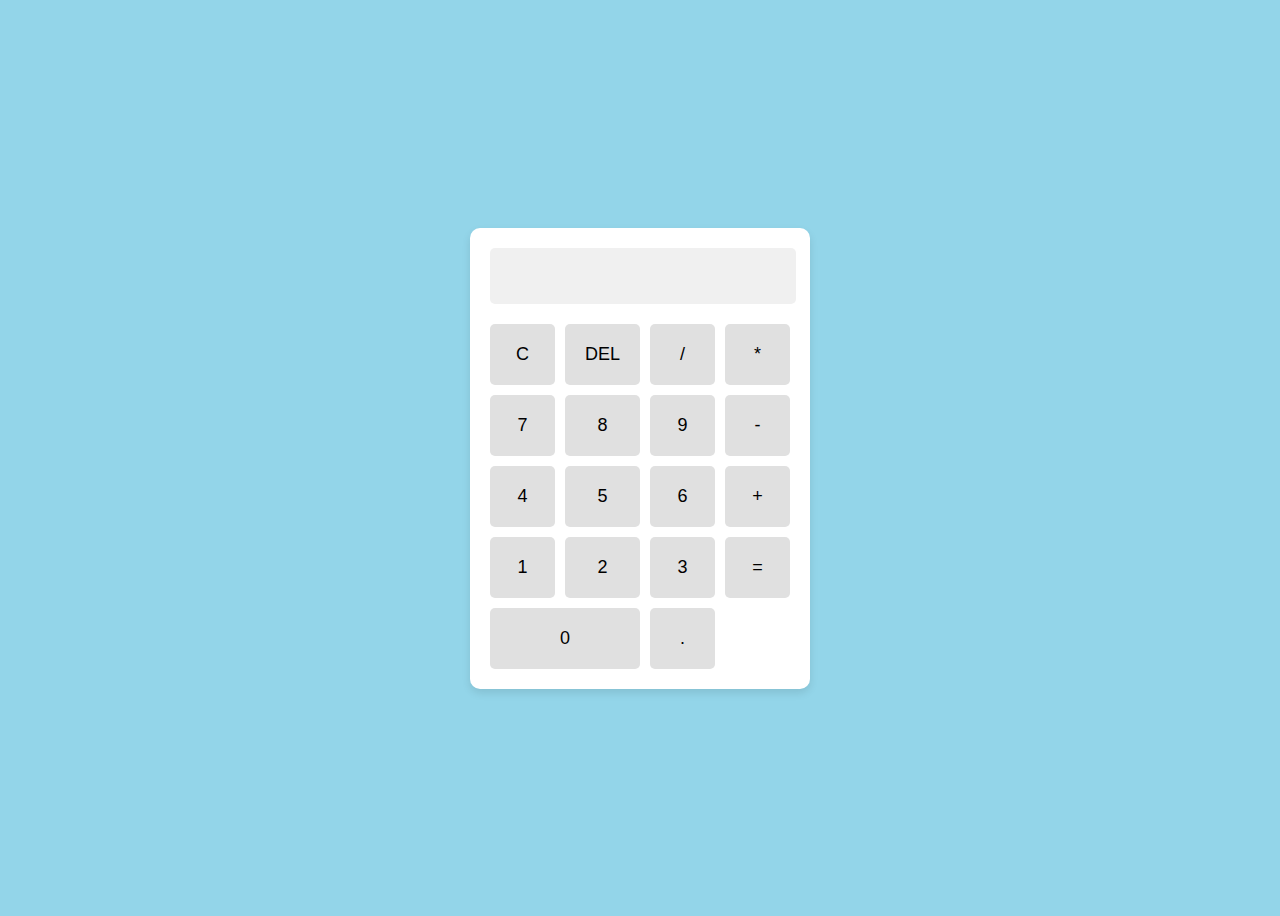
<file: Calculator/index.html>
<!DOCTYPE html>
<html lang="en">
<head>
    <meta charset="UTF-8">
    <meta name="viewport" content="width=device-width, initial-scale=1.0">
    <link rel="stylesheet" href="styles.css">
    <script src="script.js"></script>
    <title>Calculator</title>
  </head>
<body>
    <div class="center">
        <form>
            <input type="text" id="display" disabled>
            <div class="buttons">
                <button type="button" onclick="clearDisplay()">C</button>
                <button type="button" onclick="deleteLast()">DEL</button>
                <button type="button" onclick="appendToDisplay('/')">/</button>
                <button type="button" onclick="appendToDisplay('*')">*</button>
                <button type="button" onclick="appendToDisplay('7')">7</button>
                <button type="button" onclick="appendToDisplay('8')">8</button>
                <button type="button" onclick="appendToDisplay('9')">9</button>
                <button type="button" onclick="appendToDisplay('-')">-</button>
                <button type="button" onclick="appendToDisplay('4')">4</button>
                <button type="button" onclick="appendToDisplay('5')">5</button>
                <button type="button" onclick="appendToDisplay('6')">6</button>
                <button type="button" onclick="appendToDisplay('+')">+</button>
                <button type="button" onclick="appendToDisplay('1')">1</button>
                <button type="button" onclick="appendToDisplay('2')">2</button>
                <button type="button" onclick="appendToDisplay('3')">3</button>
                <button type="button" onclick="calculate()">=</button>
                <button type="button" onclick="appendToDisplay('0')" class="zero">0</button>
                <button type="button" onclick="appendToDisplay('.')">.</button>
            </div>
        </form>
    </div>
</body>
</html>
</file>
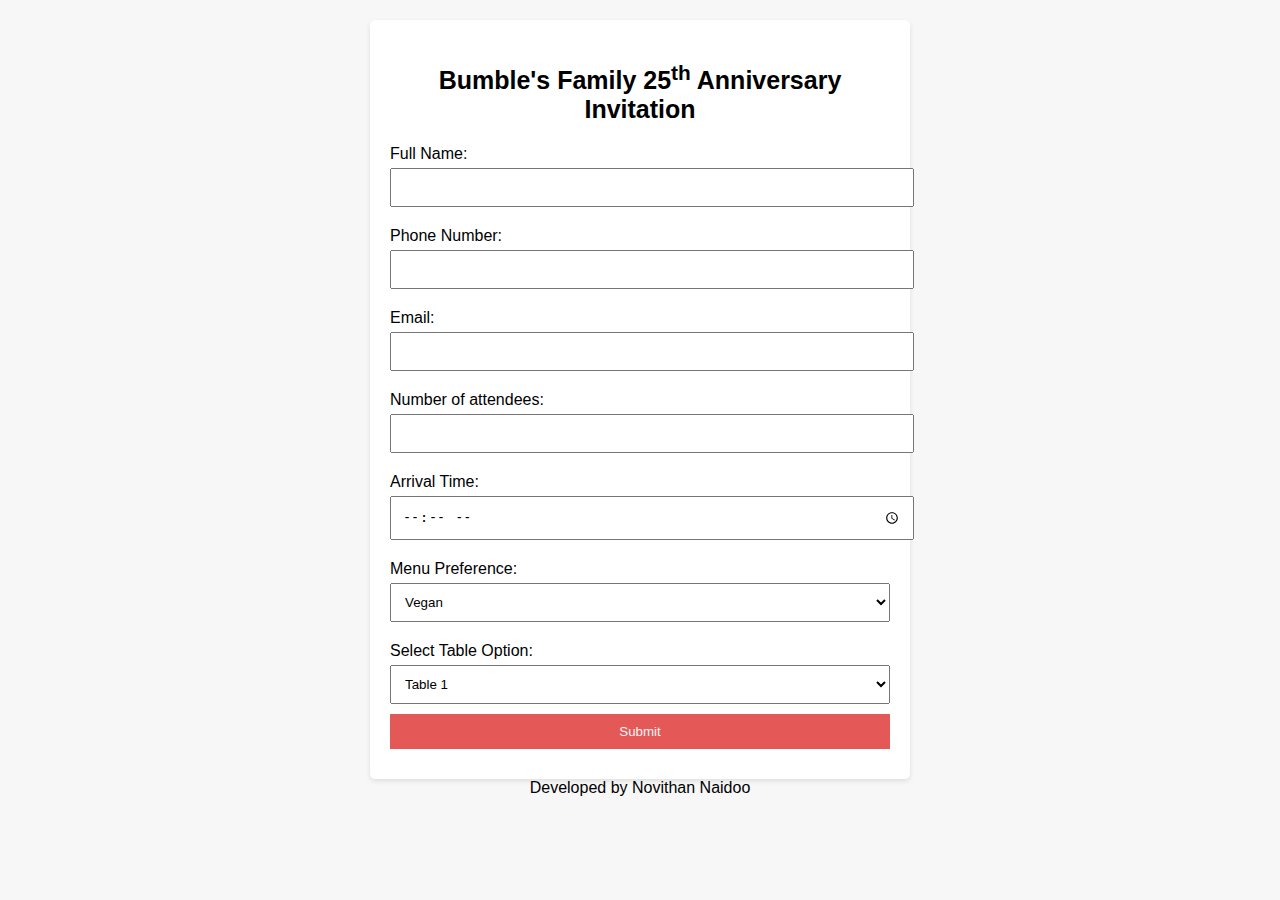
<file: FormValidation/index.html>
<!DOCTYPE html>
<html lang="en">
<head>
    <meta charset="UTF-8">
    <meta name="viewport" content="width=device-width, initial-scale=1.0">
    <title>Sign up</title>
    <style>
        body {
            font-family: Arial, Helvetica, sans-serif;
            margin: 0;
            padding: 20px;
            background-color: #f7f7f7;
        }
        h2 {
            font-size: 25px;
            text-align: center;
            color: #000000;
        }
        form {
            max-width: 500px;
            margin: auto;
            background-color: #fff;
            padding: 20px;
            border-radius: 5px;
            box-shadow: 0 2px 5px rgba(0, 0, 0, 0.1);
        }
        label {
            display: block;
            margin: 10px 0 5px;
        }
        input, select, button {
            width: 100%;
            padding: 10px;
            margin-bottom: 10px;
        }
        button {
            background-color: rgb(228, 88, 88);
            color: whitesmoke;
            border: none;
            cursor: pointer;
        }
        form button:focus {
            outline: none;
        }
        form button:hover {
            background-color: #62be90;
        }
        form input:focus {
            outline: none;
            border-color: var(--text-color);
        }
        footer {
            text-align: center;
        }
    </style>
</head>
<body>
    <form action="" id="signUpForm">
        <h2>Bumble's Family 25<sup>th</sup> Anniversary Invitation</h2>
        <label for="fullName">Full Name:</label>
        <input type="text" id="fullName" required>

        <label for="phoneNumber">Phone Number:</label>
        <input type="text" id="phoneNumber" pattern="\d{10}" required>

        <label for="email">Email:</label>
        <input type="email" id="email" required>

        <label for="attendees">Number of attendees:</label>
        <input type="number" id="attendees" required min="4" max="15">

        <label for="time">Arrival Time:</label>
        <input type="time" id="time" required>

        <label for="menuPreference">Menu Preference:</label>
        <select id="menuPreference" required>
            <option value="vegan">Vegan</option>
            <option value="raw food">Raw Food</option>
            <option value="keto">Keto</option>
            <option value="plant based">Plant Based</option>
            <option value="lactose intolerant">Lactose Intolerant</option>
        </select>

        <label for="tableOption">Select Table Option:</label>
        <select id="tableOption" required>
            <option value="table 1">Table 1</option>
            <option value="table 2">Table 2</option>
            <option value="table 3">Table 3</option>
            <option value="table 4">Table 4</option>
        </select>

        <button type="submit">Submit</button>
    </form>
    <footer>Developed by Novithan Naidoo</footer>

    <script>
        document.getElementById('signUpForm').addEventListener('submit', function (event) {
            event.preventDefault(); // Prevent form submission
            
            // Get form data
            const fullName = document.getElementById('fullName').value;
            const phoneNumber = document.getElementById('phoneNumber').value;
            const email = document.getElementById('email').value;
            const attendees = document.getElementById('attendees').value;
            const arrivalTime = document.getElementById('time').value;
            const menuPreference = document.getElementById('menuPreference').value;
            const tableOption = document.getElementById('tableOption').value;

            // Validate phone number
            const phoneRegex = /^\d{10}$/;
            if (!phoneRegex.test(phoneNumber)) {
                alert('Please enter a valid 10-digit phone number.');
                return;
            }

            // Store data in localStorage
            localStorage.setItem('fullName', fullName);
            localStorage.setItem('phoneNumber', phoneNumber);
            localStorage.setItem('email', email);
            localStorage.setItem('attendees', attendees);
            localStorage.setItem('arrivalTime', arrivalTime);
            localStorage.setItem('menuPreference', menuPreference);
            localStorage.setItem('tableOption', tableOption);

            // Redirect to the details page
            window.location.href = 'details.html';
        });
    </script>
</body>
</html>
</file>
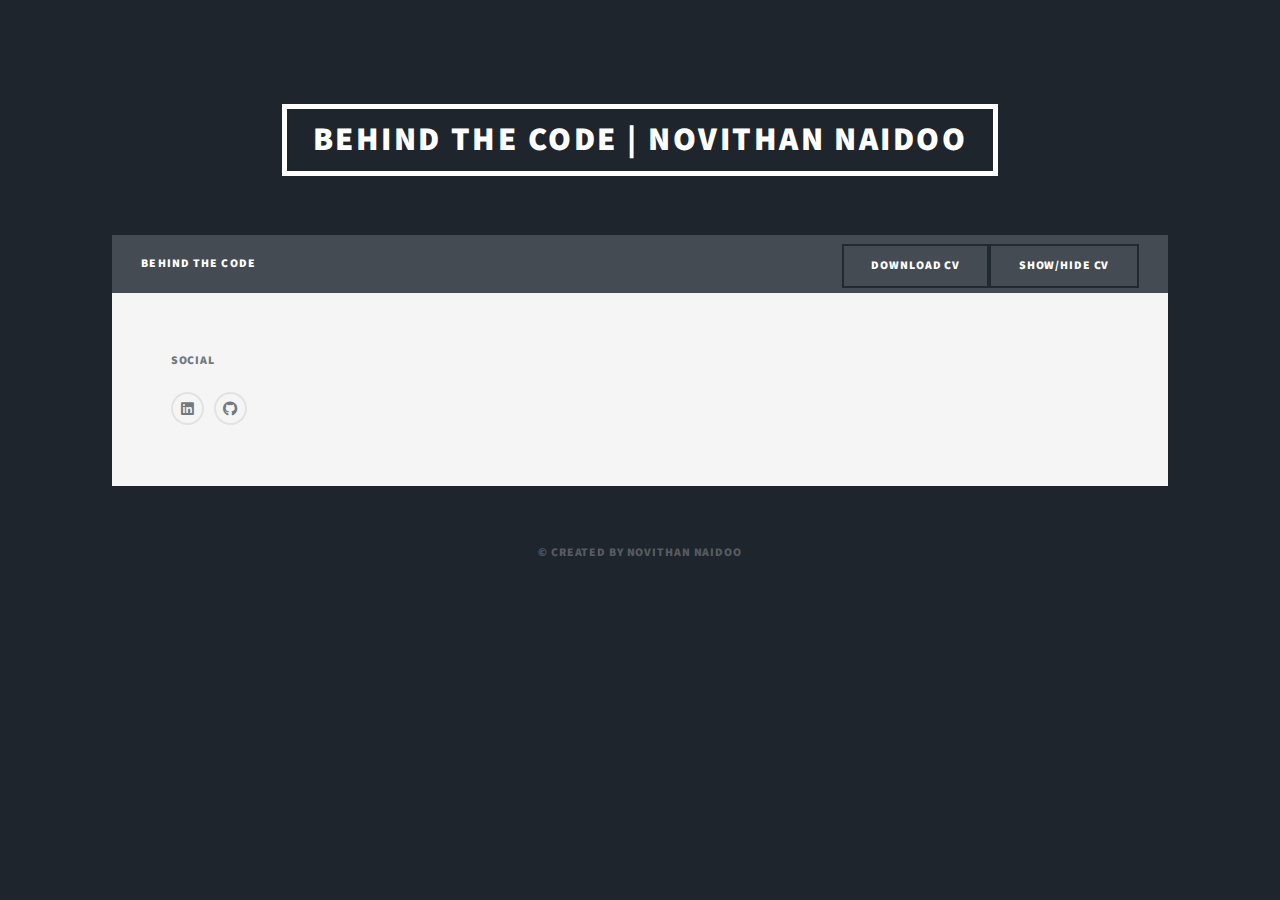
<file: Resume.html>
<!DOCTYPE HTML>
<html>
<head>
    <title>Behind the Code | Novithan Naidoo</title>
    <meta charset="utf-8" />
    <meta name="viewport" content="width=device-width, initial-scale=1, user-scalable=no" />
    <link rel="stylesheet" href="assets/css/main.css" />
    <noscript><link rel="stylesheet" href="assets/css/noscript.css" /></noscript>
</head>
<body class="is-preload">

    <!-- Wrapper -->
    <div id="wrapper">

        <!-- Header -->
        <header id="header">
            <a href="index.html" class="logo">Behind the Code | Novithan Naidoo</a>
        </header>

        <!-- Nav -->
        <nav id="nav">
            <ul class="links">
                <li><a href="index.html">Behind the Code</a></li>
            </ul>
            <ul class="icons">
                <a href="images/Novithan_Naidoo.pdf" download="Novithan_Naidoo.pdf" class="button" style="color: white !important;">Download CV</a>
            </ul>
            <ul class="icons">
                <!-- Button to show/hide CV -->
                <li><button onclick="toggleCV()" class="button" style="color: white !important;">Show/Hide CV</button></li>
            </ul>
        </nav>

        <!-- Main Content (Resume Section) -->
        <div id="cv-container" style="display: none; text-align: center; margin-top: 20px;">
            <img src="images/Novithan_Naidoo.jpg" alt="Novithan Naidoo CV" style="max-width: 100%; height: auto;" />
        </div>

        <!-- Footer -->
        <footer id="footer">
            <section>
                <h3>Social</h3>
                <ul class="icons alt">
                    <li><a href="https://linkedin.com/in/novithan-naidoo-04743959" class="icon brands alt fa-linkedin"><span class="label">Linkedin</span></a></li>
                    <li><a href="https://github.com/Hakosu" class="icon brands alt fa-github"><span class="label">GitHub</span></a></li>
                </ul>
            </section>
        </footer>

        <!-- Copyright -->
        <div id="copyright">
            <ul>
                <li>&copy; Created by Novithan Naidoo</li>
            </ul>
        </div>

    </div>

    <!-- Scripts -->
    <script>
        function toggleCV() {
            const cvContainer = document.getElementById('cv-container');
            if (cvContainer.style.display === 'none' || cvContainer.style.display === '') {
                cvContainer.style.display = 'block';
            } else {
                cvContainer.style.display = 'none';
            }
        }
    </script>
</body>
</html>
</file>
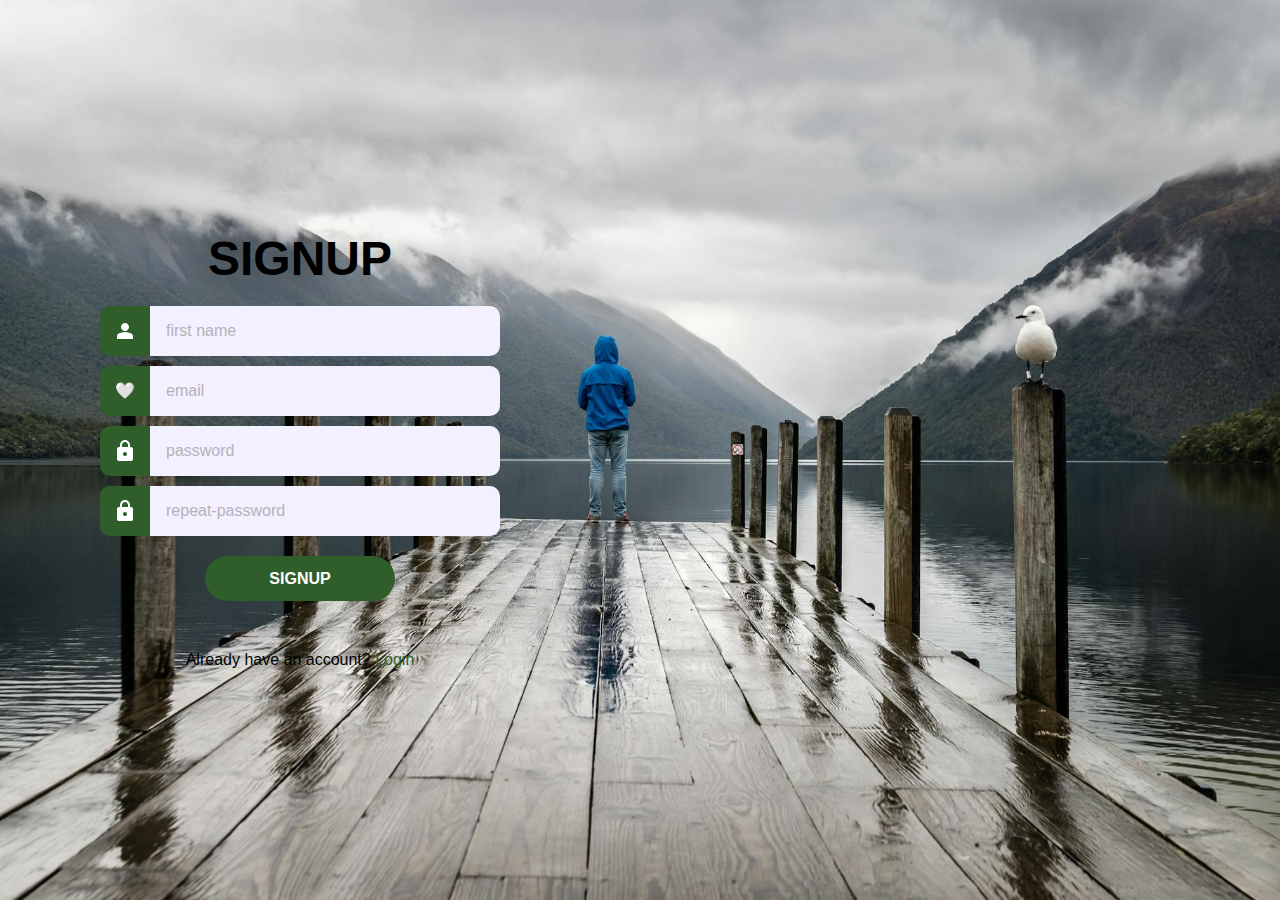
<file: Form/SignUp.html>
<!DOCTYPE html>
<html lang="en">
<head>
    <meta charset="UTF-8">
    <meta name="viewport" content="width=device-width, initial-scale=1.0">
    <title>Sign up</title>
    <!-- internal styles -->
    <style>
        :root{
            --accent-color: #2f5e2b;
            --base-color: #white;
            --text-color: #000000;
            --input-color: #F3F0FF;
        }
        *{
            margin: 0;
            padding: 0;
        }
        html{
            font-family: 'Poppins', 'Segoe UI', sans-serif;
            font-size: 12pt;
            color: var(--text-color);
            text-align: center;
        }
        body{
            min-height: 100vh;
            background-image: url(background.jpg);
            background-size: cover;
            background-position: right;
            overflow: hidden;
        }
        .wrapper{
            box-sizing: border-box;
            background-color: var(--base-color);
            height: 100vh;
            width: max(40%, 600px);
            padding: 10px;
            border-radius: 0 20px 20px 0;
            display: flex;
            flex-direction: column;
            align-items: center;
            justify-content: center;
        }
        h1{
            font-size: 3rem;
            font-weight: 900;
            text-transform: uppercase;
            text-align: center;
        }
        form{
            width: min(400px, 100%);
            margin-top: 20px;
            margin-bottom: 50px;
            display: flex;
            flex-direction: column;
            align-items: center;
            gap: 10px;
        }
        form > div{
            width: 100%;
            display: flex;
            justify-content: center;
        }
        form label{
            flex-shrink: 0;
            height: 50px;
            width: 50px;
            background-color: var(--accent-color);
            color: var(--base-color);
            border-radius: 10px 0 0 10px;
            display: flex;
            justify-content: center;
            align-items: center;
            font-size: 500;

        }
        form input{
            box-sizing: border-box;
            flex-grow: 1;
            min-width: 0;
            height: 50px;
            padding: 1em;
            font: inherit;
            border-radius: 0 10px 10px 0;
            border: 2px solid var(--input-color);
            border-left: none;
            background-color: var(--input-color);
            transition: 150s ease;
        }
        form input:hover{
            border: 2px solid var(--accent-color);
        }
        form input:focus{
            outline: none;
            border-color: var(--text-color);
        }
        div:has(input:focus) > label{
            background-color: var(--text-color);
        }
        form input::placeholder{
            opacity: 0.5;
        }
        form button{
            margin-top: 10px;
            border: none;
            border-radius: 1000px;
            padding: 0.85rem 4em;
            background-color: var(--accent-color);
            font: inherit;
            font-weight: 600;
            text-transform: uppercase;
            cursor: pointer;
            color: white;
        }
        form button:hover{
            background-color: #000000;
        }
        form button:focus{
            outline: none;
        }
        a{
            text-decoration: none;
            color: var(--accent-color);
        }
        a:hover{
            text-decoration: underline;
        }
        @media(max-width: 1100px){
            .wrapper{
                width: min(600px, 100%);
                border-radius: 0;
            }
        }
    </style>
</head>
<body>
    <!-- Sign up & Log in page -->

    <div class="wrapper">
        <h1>Signup</h1>
        <form>
            <div>
                <label for="firstname-input">
                    <svg xmlns="http://www.w3.org/2000/svg" height="24px" viewBox="0 -960 960 960" width="24px" fill="white"><path d="M480-480q-66 0-113-47t-47-113q0-66 47-113t113-47q66 0 113 47t47 113q0 66-47 113t-113 47ZM160-160v-112q0-34 17.5-62.5T224-378q62-31 126-46.5T480-440q66 0 130 15.5T736-378q29 15 46.5 43.5T800-272v112H160Z"/></svg>
                </label>
                <input required type="text" name="first name" id="firstname-input" autocomplete="given-name" placeholder="first name">
            </div>
            <div>
                <label for="email-input">
                    <span>🤍</span>
                </label>
                <input type="email" name="email" id="email-input" autocomplete="email" placeholder="email">
            </div>
            <div>
                <label for="password-input">
                    <svg xmlns="http://www.w3.org/2000/svg" height="24px" viewBox="0 -960 960 960" width="24px" fill="white"><path d="M240-80q-33 0-56.5-23.5T160-160v-400q0-33 23.5-56.5T240-640h40v-80q0-83 58.5-141.5T480-920q83 0 141.5 58.5T680-720v80h40q33 0 56.5 23.5T800-560v400q0 33-23.5 56.5T720-80H240Zm240-200q33 0 56.5-23.5T560-360q0-33-23.5-56.5T480-440q-33 0-56.5 23.5T400-360q0 33 23.5 56.5T480-280ZM360-640h240v-80q0-50-35-85t-85-35q-50 0-85 35t-35 85v80Z"/></svg>
                </label>
                <input type="password" name="password" id="password-input" autocomplete="new-password" placeholder="password">
            </div>
            <div>
                <label for="repeat-password-input">
                    <svg xmlns="http://www.w3.org/2000/svg" height="24px" viewBox="0 -960 960 960" width="24px" fill="white"><path d="M240-80q-33 0-56.5-23.5T160-160v-400q0-33 23.5-56.5T240-640h40v-80q0-83 58.5-141.5T480-920q83 0 141.5 58.5T680-720v80h40q33 0 56.5 23.5T800-560v400q0 33-23.5 56.5T720-80H240Zm240-200q33 0 56.5-23.5T560-360q0-33-23.5-56.5T480-440q-33 0-56.5 23.5T400-360q0 33 23.5 56.5T480-280ZM360-640h240v-80q0-50-35-85t-85-35q-50 0-85 35t-35 85v80Z"/></svg>
                </label>
                <input type="repeat-password" name="repeat-password" id="repeat-password-input" autocomplete="new-password" placeholder="repeat-password">
            </div>
            <button type="submit">Signup</button>
        </form>
        <p>Already have an account? <a href="login.html">Login</a></p>
    </div>
</body>
</html>
</file>
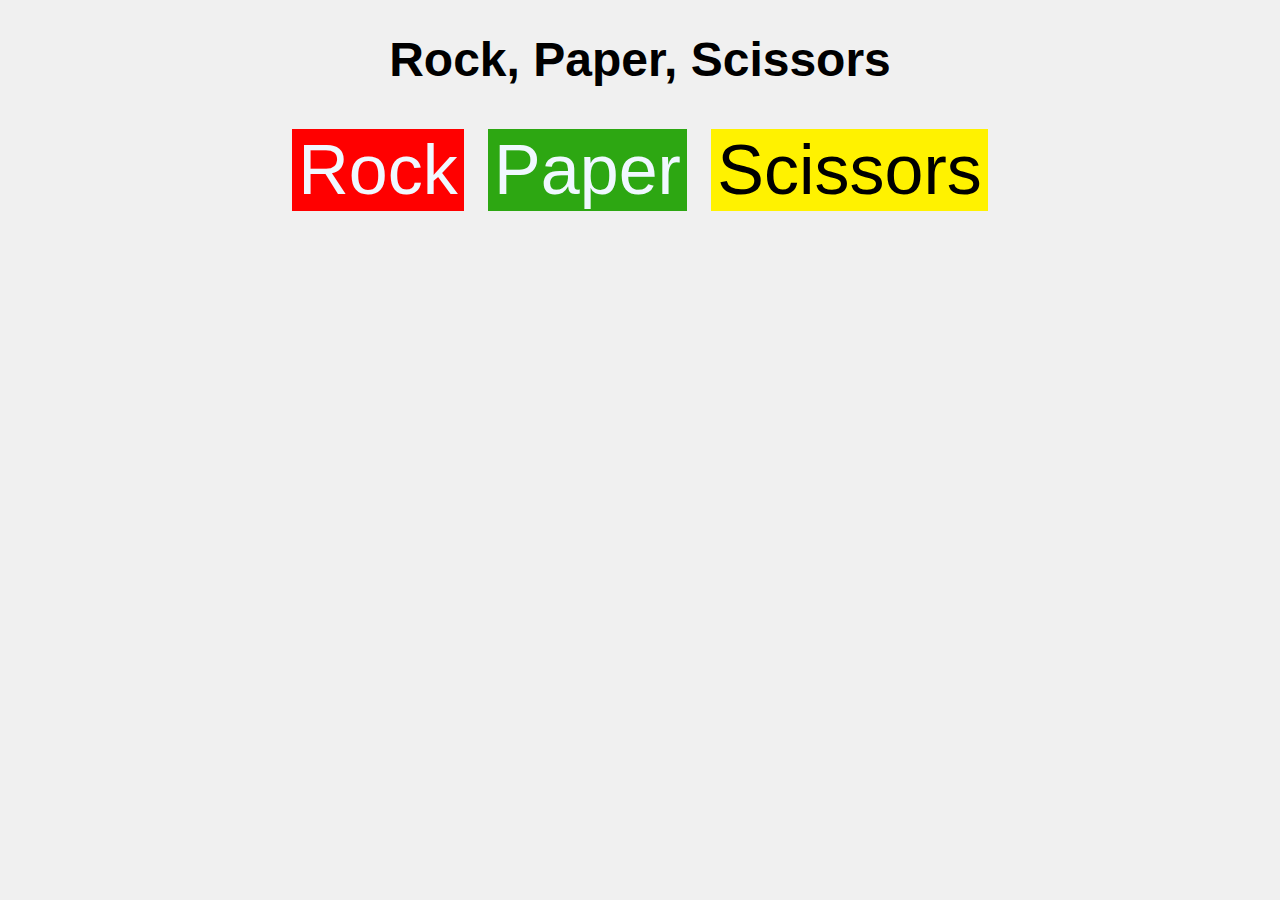
<file: RockPaperScissors/main.html>
<html lang="en">
<head>
    <meta charset="UTF-8">
    <meta name="viewport" content="width=device-width, initial-scale=1.0">
    <title>Rock_Paper_Scissors</title>
    <link rel="icon" href="/rock,paper,scissors/images/rock-paper-scissors.png">
    <style>
        body {
            font-family: arial, sans-serif;
            font-weight: bold;
            margin: 0;
            display: flex;
            flex-direction: column;
            align-items: center;
            background-color: #f0f0f0;
        }
        h1 {
            font-size: 3rem;
            color: hsl(0, 0%, 0%);
        }
        #choices {
            margin-bottom: 30px;
            padding: 10px;
        }
        #choices button {
            font-size: 70px;
            min-width: 160px;
            margin: 0 10px;
            cursor: pointer;
        }
        #result {
            font-size: 1.5rem;
            margin-top: 20px;
            color: #000;
        }
    </style>
</head>
<body>
    <h1>Rock, Paper, Scissors</h1>
    <div id="choices">
        <button onclick="playGame('rock')" style="background-color: red; color: aliceblue; border: none;">Rock</button>
        <button onclick="playGame('paper')" style="background-color: rgb(45, 167, 18); color: aliceblue; border: none">Paper</button>
        <button onclick="playGame('scissors')" style="background-color: rgb(255, 242, 0); color: rgb(0, 0, 0); border: none">Scissors</button>
    </div>   
    <div id="result"></div>
    
    <script>
        // Array of possible choices
        const choices = ["rock", "paper", "scissors"];

        function playGame(playerChoice) {
            
            const computerChoice = choices[Math.floor(Math.random() * 3)];

            const resultMessage = getResult(playerChoice, computerChoice);

            document.getElementById("result").innerHTML = resultMessage;
        }

        // Resulting on who wins the game
        function getResult(player, computer) {
            if (player === computer) {
                return `It's a tie!`;
            }

            if (
                (player === 'rock' && computer === 'scissors') ||
                (player === 'scissors' && computer === 'paper') ||
                (player === 'paper' && computer === 'rock')
            ) {
                return `You win! ${player} beats ${computer}.`;
            } else {
                return `You lose! ${computer} beats ${player}.`;
            }
        }
    </script>
</body>
</html>
</file>
<file: Calculator/styles.css>
body{
    display: flex;
    justify-content: center;
    align-items: center;
    height: 100vh;
    background-color: rgb(147, 213, 233);
    font-family: sans-serif;
}
.center{
    background-color: #ffF;
    padding: 20px;
    border-radius: 10px;
    box-shadow: 0 4px 8px rgba(0, 0, 0, 0.1);
    width: 300px;
}
#display{
    width: 100%;
    height: 50px;
    border: none;
    background-color: #f0f0f0;
    text-align: right;
    font-size: 24px;
    padding: 3px;
    border-radius: 5px;
    margin-bottom: 20px;
}
.buttons{
    display: grid;
    grid-template-columns: repeat(4, 1fr);
    gap: 10px;
}
button{
    background-color: #e0e0e0;
    border: none;
    padding: 20px;
    font-size: 18px;
    border-radius: 5px;
    cursor: pointer;
    transition: background-color 0.3s ease;
}
button:hover{
    background-color: #ccc;
    animation: glow 1.5s infinite;
}
@keyframes glow{
0%{
    box-shadow: 0 0 5px #3180db;
}
50%{
    box-shadow: 0 0 20px #4caf50;
}
100%{
    box-shadow: 0 0 5px #4caf50;
}
}
button.zero{
grid-column: span 2;
}
</file>
<file: assets/css/main.css>
@import url(fontawesome-all.min.css);
@import url("https://fonts.googleapis.com/css?family=Merriweather:300,700,300italic,700italic|Source+Sans+Pro:900");

/*
	Massively by HTML5 UP
	html5up.net | @ajlkn
	Free for personal and commercial use under the CCA 3.0 license (html5up.net/license)
*/

html, body, div, span, applet, object,
iframe, h1, h2, h3, h4, h5, h6, p, blockquote,
pre, a, abbr, acronym, address, big, cite,
code, del, dfn, em, img, ins, kbd, q, s, samp,
small, strike, strong, sub, sup, tt, var, b,
u, i, center, dl, dt, dd, ol, ul, li, fieldset,
form, label, legend, table, caption, tbody,
tfoot, thead, tr, th, td, article, aside,
canvas, details, embed, figure, figcaption,
footer, header, hgroup, menu, nav, output, ruby,
section, summary, time, mark, audio, video {
	margin: 0;
	padding: 0;
	border: 0;
	font-size: 100%;
	font: inherit;
	vertical-align: baseline;}

article, aside, details, figcaption, figure,
footer, header, hgroup, menu, nav, section {
	display: block;}

body {
	line-height: 1;
}

ol, ul {
	list-style: none;
}

blockquote, q {
	quotes: none;
}

	blockquote:before, blockquote:after, q:before, q:after {
		content: '';
		content: none;
	}

table {
	border-collapse: collapse;
	border-spacing: 0;
}

body {
	-webkit-text-size-adjust: none;
}

mark {
	background-color: transparent;
	color: inherit;
}

input::-moz-focus-inner {
	border: 0;
	padding: 0;
}

input, select, textarea {
	-moz-appearance: none;
	-webkit-appearance: none;
	-ms-appearance: none;
	appearance: none;
}

/* Basic */

	@-ms-viewport {
		width: device-width;
	}

	body {
		-ms-overflow-style: scrollbar;
	}

	@media screen and (max-width: 480px) {

		html, body {
			min-width: 320px;
		}

	}

	html {
		box-sizing: border-box;
	}

	*, *:before, *:after {
		box-sizing: inherit;
	}

	body {
		background-color: #1e252d;
	}

		body.is-preload *, body.is-preload *:before, body.is-preload *:after {
			-moz-animation: none !important;
			-webkit-animation: none !important;
			-ms-animation: none !important;
			animation: none !important;
			-moz-transition: none !important;
			-webkit-transition: none !important;
			-ms-transition: none !important;
			transition: none !important;
		}

/* Type */

	html {
		font-size: 16pt;
	}

		@media screen and (max-width: 1680px) {

			html {
				font-size: 12pt;
			}

		}

		@media screen and (max-width: 1280px) {

			html {
				font-size: 11pt;
			}

		}

		@media screen and (max-width: 360px) {

			html {
				font-size: 10pt;
			}

		}

	body {
		color: #212931;
	}

	body, input, select, textarea {
		font-family: "Merriweather", Georgia, serif;
		font-weight: 300;
		font-size: 1rem;
		line-height: 2.375;
	}

	a {
		-moz-transition: color 0.2s ease-in-out, background-color 0.2s ease-in-out, border-color 0.2s ease-in-out, box-shadow 0.2s ease-in-out;
		-webkit-transition: color 0.2s ease-in-out, background-color 0.2s ease-in-out, border-color 0.2s ease-in-out, box-shadow 0.2s ease-in-out;
		-ms-transition: color 0.2s ease-in-out, background-color 0.2s ease-in-out, border-color 0.2s ease-in-out, box-shadow 0.2s ease-in-out;
		transition: color 0.2s ease-in-out, background-color 0.2s ease-in-out, border-color 0.2s ease-in-out, box-shadow 0.2s ease-in-out;
		border-bottom: dotted 1px;
		text-decoration: none;
	}

		a:hover {
			border-bottom-color: transparent;
		}

	strong, b {
		font-weight: 600;
	}

	em, i {
		font-style: italic;
	}

	p {
		text-align: justify;
		margin: 0 0 2rem 0;
	}

	h1, h2, h3, h4, h5, h6 {
		font-family: "Source Sans Pro", Helvetica, sans-serif;
		font-weight: 900;
		line-height: 1.5;
		letter-spacing: 0.075em;
		text-transform: uppercase;
		margin: 0 0 1rem 0;
	}

		h1 a, h2 a, h3 a, h4 a, h5 a, h6 a {
			border-bottom: 0;
			color: inherit;
			text-decoration: none;
		}

	h1 {
		font-size: 4rem;
		line-height: 1.1;
		margin: 0 0 2rem 0;
	}

	h2 {
		font-size: 1.75rem;
		line-height: 1.3;
		margin: 0 0 1.5rem 0;
	}

	h3 {
		font-size: 1.25rem;
		margin: 0 0 1.5rem 0;
	}

	h4 {
		font-size: 1rem;
	}

	h5 {
		font-size: 0.9rem;
	}

	h6 {
		font-size: 0.8rem;
	}

	sub {
		font-size: 0.8rem;
		position: relative;
		top: 0.5rem;
	}

	sup {
		font-size: 0.8rem;
		position: relative;
		top: -0.5rem;
	}

	blockquote {
		border-left: solid 4px;
		font-style: italic;
		margin: 0 0 2rem 0;
		padding: 0.5rem 0 0.5rem 2rem;
	}

	code {
		border: solid 2px;
		font-family: "Courier New", monospace;
		font-size: 0.9rem;
		margin: 0 0.25rem;
		padding: 0.25rem 0.65rem;
	}

	pre {
		-webkit-overflow-scrolling: touch;
		font-family: "Courier New", monospace;
		font-size: 0.9rem;
		margin: 0 0 2rem 0;
	}

		pre code {
			display: block;
			line-height: 1.75;
			padding: 1rem 1.5rem;
			overflow-x: auto;
		}

	hr {
		border: 0;
		border-bottom: solid 2px;
		margin: 3rem 0;
	}

		hr.major {
			margin: 5rem 0;
		}

	.align-left {
		text-align: left;
	}

	.align-center {
		text-align: center;
	}

	.align-right {
		text-align: right;
	}

	input, select, textarea {
		color: #212931;
	}

	a {
		color: #212931;
		border-bottom-color: rgba(33, 41, 49, 0.5);
	}

		a:hover {
			border-bottom-color: transparent;
			color: #18bfef !important;
		}

	strong, b {
		color: #212931;
	}

	h1, h2, h3, h4, h5, h6 {
		color: #212931;
	}

	blockquote {
		border-left-color: #eeeeee;
	}

	code {
		background: rgba(220, 220, 220, 0.25);
		border-color: #eeeeee;
	}

	hr {
		border-bottom-color: #eeeeee;
	}

/* Row */

	.row {
		display: flex;
		flex-wrap: wrap;
		box-sizing: border-box;
		align-items: stretch;
	}

		.row > * {
			box-sizing: border-box;
		}

		.row.gtr-uniform > * > :last-child {
			margin-bottom: 0;
		}

		.row.aln-left {
			justify-content: flex-start;
		}

		.row.aln-center {
			justify-content: center;
		}

		.row.aln-right {
			justify-content: flex-end;
		}

		.row.aln-top {
			align-items: flex-start;
		}

		.row.aln-middle {
			align-items: center;
		}

		.row.aln-bottom {
			align-items: flex-end;
		}

		.row > .imp {
			order: -1;
		}

		.row > .col-1 {
			width: 8.33333%;
		}

		.row > .off-1 {
			margin-left: 8.33333%;
		}

		.row > .col-2 {
			width: 16.66667%;
		}

		.row > .off-2 {
			margin-left: 16.66667%;
		}

		.row > .col-3 {
			width: 25%;
		}

		.row > .off-3 {
			margin-left: 25%;
		}

		.row > .col-4 {
			width: 33.33333%;
		}

		.row > .off-4 {
			margin-left: 33.33333%;
		}

		.row > .col-5 {
			width: 41.66667%;
		}

		.row > .off-5 {
			margin-left: 41.66667%;
		}

		.row > .col-6 {
			width: 50%;
		}

		.row > .off-6 {
			margin-left: 50%;
		}

		.row > .col-7 {
			width: 58.33333%;
		}

		.row > .off-7 {
			margin-left: 58.33333%;
		}

		.row > .col-8 {
			width: 66.66667%;
		}

		.row > .off-8 {
			margin-left: 66.66667%;
		}

		.row > .col-9 {
			width: 75%;
		}

		.row > .off-9 {
			margin-left: 75%;
		}

		.row > .col-10 {
			width: 83.33333%;
		}

		.row > .off-10 {
			margin-left: 83.33333%;
		}

		.row > .col-11 {
			width: 91.66667%;
		}

		.row > .off-11 {
			margin-left: 91.66667%;
		}

		.row > .col-12 {
			width: 100%;
		}

		.row > .off-12 {
			margin-left: 100%;
		}

		.row.gtr-0 {
			margin-top: 0;
			margin-left: 0rem;
		}

			.row.gtr-0 > * {
				padding: 0 0 0 0rem;
			}

			.row.gtr-0.gtr-uniform {
				margin-top: 0rem;
			}

				.row.gtr-0.gtr-uniform > * {
					padding-top: 0rem;
				}

		.row.gtr-25 {
			margin-top: 0;
			margin-left: -0.375rem;
		}

			.row.gtr-25 > * {
				padding: 0 0 0 0.375rem;
			}

			.row.gtr-25.gtr-uniform {
				margin-top: -0.375rem;
			}

				.row.gtr-25.gtr-uniform > * {
					padding-top: 0.375rem;
				}

		.row.gtr-50 {
			margin-top: 0;
			margin-left: -0.75rem;
		}

			.row.gtr-50 > * {
				padding: 0 0 0 0.75rem;
			}

			.row.gtr-50.gtr-uniform {
				margin-top: -0.75rem;
			}

				.row.gtr-50.gtr-uniform > * {
					padding-top: 0.75rem;
				}

		.row {
			margin-top: 0;
			margin-left: -1.5rem;
		}

			.row > * {
				padding: 0 0 0 1.5rem;
			}

			.row.gtr-uniform {
				margin-top: -1.5rem;
			}

				.row.gtr-uniform > * {
					padding-top: 1.5rem;
				}

		.row.gtr-150 {
			margin-top: 0;
			margin-left: -2.25rem;
		}

			.row.gtr-150 > * {
				padding: 0 0 0 2.25rem;
			}

			.row.gtr-150.gtr-uniform {
				margin-top: -2.25rem;
			}

				.row.gtr-150.gtr-uniform > * {
					padding-top: 2.25rem;
				}

		.row.gtr-200 {
			margin-top: 0;
			margin-left: -3rem;
		}

			.row.gtr-200 > * {
				padding: 0 0 0 3rem;
			}

			.row.gtr-200.gtr-uniform {
				margin-top: -3rem;
			}

				.row.gtr-200.gtr-uniform > * {
					padding-top: 3rem;
				}

		@media screen and (max-width: 1680px) {

			.row {
				display: flex;
				flex-wrap: wrap;
				box-sizing: border-box;
				align-items: stretch;
			}

				.row > * {
					box-sizing: border-box;
				}

				.row.gtr-uniform > * > :last-child {
					margin-bottom: 0;
				}

				.row.aln-left {
					justify-content: flex-start;
				}

				.row.aln-center {
					justify-content: center;
				}

				.row.aln-right {
					justify-content: flex-end;
				}

				.row.aln-top {
					align-items: flex-start;
				}

				.row.aln-middle {
					align-items: center;
				}

				.row.aln-bottom {
					align-items: flex-end;
				}

				.row > .imp-xlarge {
					order: -1;
				}

				.row > .col-1-xlarge {
					width: 8.33333%;
				}

				.row > .off-1-xlarge {
					margin-left: 8.33333%;
				}

				.row > .col-2-xlarge {
					width: 16.66667%;
				}

				.row > .off-2-xlarge {
					margin-left: 16.66667%;
				}

				.row > .col-3-xlarge {
					width: 25%;
				}

				.row > .off-3-xlarge {
					margin-left: 25%;
				}

				.row > .col-4-xlarge {
					width: 33.33333%;
				}

				.row > .off-4-xlarge {
					margin-left: 33.33333%;
				}

				.row > .col-5-xlarge {
					width: 41.66667%;
				}

				.row > .off-5-xlarge {
					margin-left: 41.66667%;
				}

				.row > .col-6-xlarge {
					width: 50%;
				}

				.row > .off-6-xlarge {
					margin-left: 50%;
				}

				.row > .col-7-xlarge {
					width: 58.33333%;
				}

				.row > .off-7-xlarge {
					margin-left: 58.33333%;
				}

				.row > .col-8-xlarge {
					width: 66.66667%;
				}

				.row > .off-8-xlarge {
					margin-left: 66.66667%;
				}

				.row > .col-9-xlarge {
					width: 75%;
				}

				.row > .off-9-xlarge {
					margin-left: 75%;
				}

				.row > .col-10-xlarge {
					width: 83.33333%;
				}

				.row > .off-10-xlarge {
					margin-left: 83.33333%;
				}

				.row > .col-11-xlarge {
					width: 91.66667%;
				}

				.row > .off-11-xlarge {
					margin-left: 91.66667%;
				}

				.row > .col-12-xlarge {
					width: 100%;
				}

				.row > .off-12-xlarge {
					margin-left: 100%;
				}

				.row.gtr-0 {
					margin-top: 0;
					margin-left: 0rem;
				}

					.row.gtr-0 > * {
						padding: 0 0 0 0rem;
					}

					.row.gtr-0.gtr-uniform {
						margin-top: 0rem;
					}

						.row.gtr-0.gtr-uniform > * {
							padding-top: 0rem;
						}

				.row.gtr-25 {
					margin-top: 0;
					margin-left: -0.375rem;
				}

					.row.gtr-25 > * {
						padding: 0 0 0 0.375rem;
					}

					.row.gtr-25.gtr-uniform {
						margin-top: -0.375rem;
					}

						.row.gtr-25.gtr-uniform > * {
							padding-top: 0.375rem;
						}

				.row.gtr-50 {
					margin-top: 0;
					margin-left: -0.75rem;
				}

					.row.gtr-50 > * {
						padding: 0 0 0 0.75rem;
					}

					.row.gtr-50.gtr-uniform {
						margin-top: -0.75rem;
					}

						.row.gtr-50.gtr-uniform > * {
							padding-top: 0.75rem;
						}

				.row {
					margin-top: 0;
					margin-left: -1.5rem;
				}

					.row > * {
						padding: 0 0 0 1.5rem;
					}

					.row.gtr-uniform {
						margin-top: -1.5rem;
					}

						.row.gtr-uniform > * {
							padding-top: 1.5rem;
						}

				.row.gtr-150 {
					margin-top: 0;
					margin-left: -2.25rem;
				}

					.row.gtr-150 > * {
						padding: 0 0 0 2.25rem;
					}

					.row.gtr-150.gtr-uniform {
						margin-top: -2.25rem;
					}

						.row.gtr-150.gtr-uniform > * {
							padding-top: 2.25rem;
						}

				.row.gtr-200 {
					margin-top: 0;
					margin-left: -3rem;
				}

					.row.gtr-200 > * {
						padding: 0 0 0 3rem;
					}

					.row.gtr-200.gtr-uniform {
						margin-top: -3rem;
					}

						.row.gtr-200.gtr-uniform > * {
							padding-top: 3rem;
						}

		}

		@media screen and (max-width: 1280px) {

			.row {
				display: flex;
				flex-wrap: wrap;
				box-sizing: border-box;
				align-items: stretch;
			}

				.row > * {
					box-sizing: border-box;
				}

				.row.gtr-uniform > * > :last-child {
					margin-bottom: 0;
				}

				.row.aln-left {
					justify-content: flex-start;
				}

				.row.aln-center {
					justify-content: center;
				}

				.row.aln-right {
					justify-content: flex-end;
				}

				.row.aln-top {
					align-items: flex-start;
				}

				.row.aln-middle {
					align-items: center;
				}

				.row.aln-bottom {
					align-items: flex-end;
				}

				.row > .imp-large {
					order: -1;
				}

				.row > .col-1-large {
					width: 8.33333%;
				}

				.row > .off-1-large {
					margin-left: 8.33333%;
				}

				.row > .col-2-large {
					width: 16.66667%;
				}

				.row > .off-2-large {
					margin-left: 16.66667%;
				}

				.row > .col-3-large {
					width: 25%;
				}

				.row > .off-3-large {
					margin-left: 25%;
				}

				.row > .col-4-large {
					width: 33.33333%;
				}

				.row > .off-4-large {
					margin-left: 33.33333%;
				}

				.row > .col-5-large {
					width: 41.66667%;
				}

				.row > .off-5-large {
					margin-left: 41.66667%;
				}

				.row > .col-6-large {
					width: 50%;
				}

				.row > .off-6-large {
					margin-left: 50%;
				}

				.row > .col-7-large {
					width: 58.33333%;
				}

				.row > .off-7-large {
					margin-left: 58.33333%;
				}

				.row > .col-8-large {
					width: 66.66667%;
				}

				.row > .off-8-large {
					margin-left: 66.66667%;
				}

				.row > .col-9-large {
					width: 75%;
				}

				.row > .off-9-large {
					margin-left: 75%;
				}

				.row > .col-10-large {
					width: 83.33333%;
				}

				.row > .off-10-large {
					margin-left: 83.33333%;
				}

				.row > .col-11-large {
					width: 91.66667%;
				}

				.row > .off-11-large {
					margin-left: 91.66667%;
				}

				.row > .col-12-large {
					width: 100%;
				}

				.row > .off-12-large {
					margin-left: 100%;
				}

				.row.gtr-0 {
					margin-top: 0;
					margin-left: 0rem;
				}

					.row.gtr-0 > * {
						padding: 0 0 0 0rem;
					}

					.row.gtr-0.gtr-uniform {
						margin-top: 0rem;
					}

						.row.gtr-0.gtr-uniform > * {
							padding-top: 0rem;
						}

				.row.gtr-25 {
					margin-top: 0;
					margin-left: -0.375rem;
				}

					.row.gtr-25 > * {
						padding: 0 0 0 0.375rem;
					}

					.row.gtr-25.gtr-uniform {
						margin-top: -0.375rem;
					}

						.row.gtr-25.gtr-uniform > * {
							padding-top: 0.375rem;
						}

				.row.gtr-50 {
					margin-top: 0;
					margin-left: -0.75rem;
				}

					.row.gtr-50 > * {
						padding: 0 0 0 0.75rem;
					}

					.row.gtr-50.gtr-uniform {
						margin-top: -0.75rem;
					}

						.row.gtr-50.gtr-uniform > * {
							padding-top: 0.75rem;
						}

				.row {
					margin-top: 0;
					margin-left: -1.5rem;
				}

					.row > * {
						padding: 0 0 0 1.5rem;
					}

					.row.gtr-uniform {
						margin-top: -1.5rem;
					}

						.row.gtr-uniform > * {
							padding-top: 1.5rem;
						}

				.row.gtr-150 {
					margin-top: 0;
					margin-left: -2.25rem;
				}

					.row.gtr-150 > * {
						padding: 0 0 0 2.25rem;
					}

					.row.gtr-150.gtr-uniform {
						margin-top: -2.25rem;
					}

						.row.gtr-150.gtr-uniform > * {
							padding-top: 2.25rem;
						}

				.row.gtr-200 {
					margin-top: 0;
					margin-left: -3rem;
				}

					.row.gtr-200 > * {
						padding: 0 0 0 3rem;
					}

					.row.gtr-200.gtr-uniform {
						margin-top: -3rem;
					}

						.row.gtr-200.gtr-uniform > * {
							padding-top: 3rem;
						}

		}

		@media screen and (max-width: 980px) {

			.row {
				display: flex;
				flex-wrap: wrap;
				box-sizing: border-box;
				align-items: stretch;
			}

				.row > * {
					box-sizing: border-box;
				}

				.row.gtr-uniform > * > :last-child {
					margin-bottom: 0;
				}

				.row.aln-left {
					justify-content: flex-start;
				}

				.row.aln-center {
					justify-content: center;
				}

				.row.aln-right {
					justify-content: flex-end;
				}

				.row.aln-top {
					align-items: flex-start;
				}

				.row.aln-middle {
					align-items: center;
				}

				.row.aln-bottom {
					align-items: flex-end;
				}

				.row > .imp-medium {
					order: -1;
				}

				.row > .col-1-medium {
					width: 8.33333%;
				}

				.row > .off-1-medium {
					margin-left: 8.33333%;
				}

				.row > .col-2-medium {
					width: 16.66667%;
				}

				.row > .off-2-medium {
					margin-left: 16.66667%;
				}

				.row > .col-3-medium {
					width: 25%;
				}

				.row > .off-3-medium {
					margin-left: 25%;
				}

				.row > .col-4-medium {
					width: 33.33333%;
				}

				.row > .off-4-medium {
					margin-left: 33.33333%;
				}

				.row > .col-5-medium {
					width: 41.66667%;
				}

				.row > .off-5-medium {
					margin-left: 41.66667%;
				}

				.row > .col-6-medium {
					width: 50%;
				}

				.row > .off-6-medium {
					margin-left: 50%;
				}

				.row > .col-7-medium {
					width: 58.33333%;
				}

				.row > .off-7-medium {
					margin-left: 58.33333%;
				}

				.row > .col-8-medium {
					width: 66.66667%;
				}

				.row > .off-8-medium {
					margin-left: 66.66667%;
				}

				.row > .col-9-medium {
					width: 75%;
				}

				.row > .off-9-medium {
					margin-left: 75%;
				}

				.row > .col-10-medium {
					width: 83.33333%;
				}

				.row > .off-10-medium {
					margin-left: 83.33333%;
				}

				.row > .col-11-medium {
					width: 91.66667%;
				}

				.row > .off-11-medium {
					margin-left: 91.66667%;
				}

				.row > .col-12-medium {
					width: 100%;
				}

				.row > .off-12-medium {
					margin-left: 100%;
				}

				.row.gtr-0 {
					margin-top: 0;
					margin-left: 0rem;
				}

					.row.gtr-0 > * {
						padding: 0 0 0 0rem;
					}

					.row.gtr-0.gtr-uniform {
						margin-top: 0rem;
					}

						.row.gtr-0.gtr-uniform > * {
							padding-top: 0rem;
						}

				.row.gtr-25 {
					margin-top: 0;
					margin-left: -0.375rem;
				}

					.row.gtr-25 > * {
						padding: 0 0 0 0.375rem;
					}

					.row.gtr-25.gtr-uniform {
						margin-top: -0.375rem;
					}

						.row.gtr-25.gtr-uniform > * {
							padding-top: 0.375rem;
						}

				.row.gtr-50 {
					margin-top: 0;
					margin-left: -0.75rem;
				}

					.row.gtr-50 > * {
						padding: 0 0 0 0.75rem;
					}

					.row.gtr-50.gtr-uniform {
						margin-top: -0.75rem;
					}

						.row.gtr-50.gtr-uniform > * {
							padding-top: 0.75rem;
						}

				.row {
					margin-top: 0;
					margin-left: -1.5rem;
				}

					.row > * {
						padding: 0 0 0 1.5rem;
					}

					.row.gtr-uniform {
						margin-top: -1.5rem;
					}

						.row.gtr-uniform > * {
							padding-top: 1.5rem;
						}

				.row.gtr-150 {
					margin-top: 0;
					margin-left: -2.25rem;
				}

					.row.gtr-150 > * {
						padding: 0 0 0 2.25rem;
					}

					.row.gtr-150.gtr-uniform {
						margin-top: -2.25rem;
					}

						.row.gtr-150.gtr-uniform > * {
							padding-top: 2.25rem;
						}

				.row.gtr-200 {
					margin-top: 0;
					margin-left: -3rem;
				}

					.row.gtr-200 > * {
						padding: 0 0 0 3rem;
					}

					.row.gtr-200.gtr-uniform {
						margin-top: -3rem;
					}

						.row.gtr-200.gtr-uniform > * {
							padding-top: 3rem;
						}

		}

		@media screen and (max-width: 736px) {

			.row {
				display: flex;
				flex-wrap: wrap;
				box-sizing: border-box;
				align-items: stretch;
			}

				.row > * {
					box-sizing: border-box;
				}

				.row.gtr-uniform > * > :last-child {
					margin-bottom: 0;
				}

				.row.aln-left {
					justify-content: flex-start;
				}

				.row.aln-center {
					justify-content: center;
				}

				.row.aln-right {
					justify-content: flex-end;
				}

				.row.aln-top {
					align-items: flex-start;
				}

				.row.aln-middle {
					align-items: center;
				}

				.row.aln-bottom {
					align-items: flex-end;
				}

				.row > .imp-small {
					order: -1;
				}

				.row > .col-1-small {
					width: 8.33333%;
				}

				.row > .off-1-small {
					margin-left: 8.33333%;
				}

				.row > .col-2-small {
					width: 16.66667%;
				}

				.row > .off-2-small {
					margin-left: 16.66667%;
				}

				.row > .col-3-small {
					width: 25%;
				}

				.row > .off-3-small {
					margin-left: 25%;
				}

				.row > .col-4-small {
					width: 33.33333%;
				}

				.row > .off-4-small {
					margin-left: 33.33333%;
				}

				.row > .col-5-small {
					width: 41.66667%;
				}

				.row > .off-5-small {
					margin-left: 41.66667%;
				}

				.row > .col-6-small {
					width: 50%;
				}

				.row > .off-6-small {
					margin-left: 50%;
				}

				.row > .col-7-small {
					width: 58.33333%;
				}

				.row > .off-7-small {
					margin-left: 58.33333%;
				}

				.row > .col-8-small {
					width: 66.66667%;
				}

				.row > .off-8-small {
					margin-left: 66.66667%;
				}

				.row > .col-9-small {
					width: 75%;
				}

				.row > .off-9-small {
					margin-left: 75%;
				}

				.row > .col-10-small {
					width: 83.33333%;
				}

				.row > .off-10-small {
					margin-left: 83.33333%;
				}

				.row > .col-11-small {
					width: 91.66667%;
				}

				.row > .off-11-small {
					margin-left: 91.66667%;
				}

				.row > .col-12-small {
					width: 100%;
				}

				.row > .off-12-small {
					margin-left: 100%;
				}

				.row.gtr-0 {
					margin-top: 0;
					margin-left: 0rem;
				}

					.row.gtr-0 > * {
						padding: 0 0 0 0rem;
					}

					.row.gtr-0.gtr-uniform {
						margin-top: 0rem;
					}

						.row.gtr-0.gtr-uniform > * {
							padding-top: 0rem;
						}

				.row.gtr-25 {
					margin-top: 0;
					margin-left: -0.375rem;
				}

					.row.gtr-25 > * {
						padding: 0 0 0 0.375rem;
					}

					.row.gtr-25.gtr-uniform {
						margin-top: -0.375rem;
					}

						.row.gtr-25.gtr-uniform > * {
							padding-top: 0.375rem;
						}

				.row.gtr-50 {
					margin-top: 0;
					margin-left: -0.75rem;
				}

					.row.gtr-50 > * {
						padding: 0 0 0 0.75rem;
					}

					.row.gtr-50.gtr-uniform {
						margin-top: -0.75rem;
					}

						.row.gtr-50.gtr-uniform > * {
							padding-top: 0.75rem;
						}

				.row {
					margin-top: 0;
					margin-left: -1.5rem;
				}

					.row > * {
						padding: 0 0 0 1.5rem;
					}

					.row.gtr-uniform {
						margin-top: -1.5rem;
					}

						.row.gtr-uniform > * {
							padding-top: 1.5rem;
						}

				.row.gtr-150 {
					margin-top: 0;
					margin-left: -2.25rem;
				}

					.row.gtr-150 > * {
						padding: 0 0 0 2.25rem;
					}

					.row.gtr-150.gtr-uniform {
						margin-top: -2.25rem;
					}

						.row.gtr-150.gtr-uniform > * {
							padding-top: 2.25rem;
						}

				.row.gtr-200 {
					margin-top: 0;
					margin-left: -3rem;
				}

					.row.gtr-200 > * {
						padding: 0 0 0 3rem;
					}

					.row.gtr-200.gtr-uniform {
						margin-top: -3rem;
					}

						.row.gtr-200.gtr-uniform > * {
							padding-top: 3rem;
						}

		}

		@media screen and (max-width: 480px) {

			.row {
				display: flex;
				flex-wrap: wrap;
				box-sizing: border-box;
				align-items: stretch;
			}

				.row > * {
					box-sizing: border-box;
				}

				.row.gtr-uniform > * > :last-child {
					margin-bottom: 0;
				}

				.row.aln-left {
					justify-content: flex-start;
				}

				.row.aln-center {
					justify-content: center;
				}

				.row.aln-right {
					justify-content: flex-end;
				}

				.row.aln-top {
					align-items: flex-start;
				}

				.row.aln-middle {
					align-items: center;
				}

				.row.aln-bottom {
					align-items: flex-end;
				}

				.row > .imp-xsmall {
					order: -1;
				}

				.row > .col-1-xsmall {
					width: 8.33333%;
				}

				.row > .off-1-xsmall {
					margin-left: 8.33333%;
				}

				.row > .col-2-xsmall {
					width: 16.66667%;
				}

				.row > .off-2-xsmall {
					margin-left: 16.66667%;
				}

				.row > .col-3-xsmall {
					width: 25%;
				}

				.row > .off-3-xsmall {
					margin-left: 25%;
				}

				.row > .col-4-xsmall {
					width: 33.33333%;
				}

				.row > .off-4-xsmall {
					margin-left: 33.33333%;
				}

				.row > .col-5-xsmall {
					width: 41.66667%;
				}

				.row > .off-5-xsmall {
					margin-left: 41.66667%;
				}

				.row > .col-6-xsmall {
					width: 50%;
				}

				.row > .off-6-xsmall {
					margin-left: 50%;
				}

				.row > .col-7-xsmall {
					width: 58.33333%;
				}

				.row > .off-7-xsmall {
					margin-left: 58.33333%;
				}

				.row > .col-8-xsmall {
					width: 66.66667%;
				}

				.row > .off-8-xsmall {
					margin-left: 66.66667%;
				}

				.row > .col-9-xsmall {
					width: 75%;
				}

				.row > .off-9-xsmall {
					margin-left: 75%;
				}

				.row > .col-10-xsmall {
					width: 83.33333%;
				}

				.row > .off-10-xsmall {
					margin-left: 83.33333%;
				}

				.row > .col-11-xsmall {
					width: 91.66667%;
				}

				.row > .off-11-xsmall {
					margin-left: 91.66667%;
				}

				.row > .col-12-xsmall {
					width: 100%;
				}

				.row > .off-12-xsmall {
					margin-left: 100%;
				}

				.row.gtr-0 {
					margin-top: 0;
					margin-left: 0rem;
				}

					.row.gtr-0 > * {
						padding: 0 0 0 0rem;
					}

					.row.gtr-0.gtr-uniform {
						margin-top: 0rem;
					}

						.row.gtr-0.gtr-uniform > * {
							padding-top: 0rem;
						}

				.row.gtr-25 {
					margin-top: 0;
					margin-left: -0.375rem;
				}

					.row.gtr-25 > * {
						padding: 0 0 0 0.375rem;
					}

					.row.gtr-25.gtr-uniform {
						margin-top: -0.375rem;
					}

						.row.gtr-25.gtr-uniform > * {
							padding-top: 0.375rem;
						}

				.row.gtr-50 {
					margin-top: 0;
					margin-left: -0.75rem;
				}

					.row.gtr-50 > * {
						padding: 0 0 0 0.75rem;
					}

					.row.gtr-50.gtr-uniform {
						margin-top: -0.75rem;
					}

						.row.gtr-50.gtr-uniform > * {
							padding-top: 0.75rem;
						}

				.row {
					margin-top: 0;
					margin-left: -1.5rem;
				}

					.row > * {
						padding: 0 0 0 1.5rem;
					}

					.row.gtr-uniform {
						margin-top: -1.5rem;
					}

						.row.gtr-uniform > * {
							padding-top: 1.5rem;
						}

				.row.gtr-150 {
					margin-top: 0;
					margin-left: -2.25rem;
				}

					.row.gtr-150 > * {
						padding: 0 0 0 2.25rem;
					}

					.row.gtr-150.gtr-uniform {
						margin-top: -2.25rem;
					}

						.row.gtr-150.gtr-uniform > * {
							padding-top: 2.25rem;
						}

				.row.gtr-200 {
					margin-top: 0;
					margin-left: -3rem;
				}

					.row.gtr-200 > * {
						padding: 0 0 0 3rem;
					}

					.row.gtr-200.gtr-uniform {
						margin-top: -3rem;
					}

						.row.gtr-200.gtr-uniform > * {
							padding-top: 3rem;
						}

		}

		@media screen and (max-width: 360px) {

			.row {
				display: flex;
				flex-wrap: wrap;
				box-sizing: border-box;
				align-items: stretch;
			}

				.row > * {
					box-sizing: border-box;
				}

				.row.gtr-uniform > * > :last-child {
					margin-bottom: 0;
				}

				.row.aln-left {
					justify-content: flex-start;
				}

				.row.aln-center {
					justify-content: center;
				}

				.row.aln-right {
					justify-content: flex-end;
				}

				.row.aln-top {
					align-items: flex-start;
				}

				.row.aln-middle {
					align-items: center;
				}

				.row.aln-bottom {
					align-items: flex-end;
				}

				.row > .imp-xxsmall {
					order: -1;
				}

				.row > .col-1-xxsmall {
					width: 8.33333%;
				}

				.row > .off-1-xxsmall {
					margin-left: 8.33333%;
				}

				.row > .col-2-xxsmall {
					width: 16.66667%;
				}

				.row > .off-2-xxsmall {
					margin-left: 16.66667%;
				}

				.row > .col-3-xxsmall {
					width: 25%;
				}

				.row > .off-3-xxsmall {
					margin-left: 25%;
				}

				.row > .col-4-xxsmall {
					width: 33.33333%;
				}

				.row > .off-4-xxsmall {
					margin-left: 33.33333%;
				}

				.row > .col-5-xxsmall {
					width: 41.66667%;
				}

				.row > .off-5-xxsmall {
					margin-left: 41.66667%;
				}

				.row > .col-6-xxsmall {
					width: 50%;
				}

				.row > .off-6-xxsmall {
					margin-left: 50%;
				}

				.row > .col-7-xxsmall {
					width: 58.33333%;
				}

				.row > .off-7-xxsmall {
					margin-left: 58.33333%;
				}

				.row > .col-8-xxsmall {
					width: 66.66667%;
				}

				.row > .off-8-xxsmall {
					margin-left: 66.66667%;
				}

				.row > .col-9-xxsmall {
					width: 75%;
				}

				.row > .off-9-xxsmall {
					margin-left: 75%;
				}

				.row > .col-10-xxsmall {
					width: 83.33333%;
				}

				.row > .off-10-xxsmall {
					margin-left: 83.33333%;
				}

				.row > .col-11-xxsmall {
					width: 91.66667%;
				}

				.row > .off-11-xxsmall {
					margin-left: 91.66667%;
				}

				.row > .col-12-xxsmall {
					width: 100%;
				}

				.row > .off-12-xxsmall {
					margin-left: 100%;
				}

				.row.gtr-0 {
					margin-top: 0;
					margin-left: 0rem;
				}

					.row.gtr-0 > * {
						padding: 0 0 0 0rem;
					}

					.row.gtr-0.gtr-uniform {
						margin-top: 0rem;
					}

						.row.gtr-0.gtr-uniform > * {
							padding-top: 0rem;
						}

				.row.gtr-25 {
					margin-top: 0;
					margin-left: -0.375rem;
				}

					.row.gtr-25 > * {
						padding: 0 0 0 0.375rem;
					}

					.row.gtr-25.gtr-uniform {
						margin-top: -0.375rem;
					}

						.row.gtr-25.gtr-uniform > * {
							padding-top: 0.375rem;
						}

				.row.gtr-50 {
					margin-top: 0;
					margin-left: -0.75rem;
				}

					.row.gtr-50 > * {
						padding: 0 0 0 0.75rem;
					}

					.row.gtr-50.gtr-uniform {
						margin-top: -0.75rem;
					}

						.row.gtr-50.gtr-uniform > * {
							padding-top: 0.75rem;
						}

				.row {
					margin-top: 0;
					margin-left: -1.5rem;
				}

					.row > * {
						padding: 0 0 0 1.5rem;
					}

					.row.gtr-uniform {
						margin-top: -1.5rem;
					}

						.row.gtr-uniform > * {
							padding-top: 1.5rem;
						}

				.row.gtr-150 {
					margin-top: 0;
					margin-left: -2.25rem;
				}

					.row.gtr-150 > * {
						padding: 0 0 0 2.25rem;
					}

					.row.gtr-150.gtr-uniform {
						margin-top: -2.25rem;
					}

						.row.gtr-150.gtr-uniform > * {
							padding-top: 2.25rem;
						}

				.row.gtr-200 {
					margin-top: 0;
					margin-left: -3rem;
				}

					.row.gtr-200 > * {
						padding: 0 0 0 3rem;
					}

					.row.gtr-200.gtr-uniform {
						margin-top: -3rem;
					}

						.row.gtr-200.gtr-uniform > * {
							padding-top: 3rem;
						}

		}

/* Box */

	.box {
		border: solid 2px;
		margin-bottom: 2rem;
		padding: 1.5rem;
	}

		.box > :last-child,
		.box > :last-child > :last-child,
		.box > :last-child > :last-child > :last-child {
			margin-bottom: 0;
		}

		.box.alt {
			border: 0;
			border-radius: 0;
			padding: 0;
		}

	.box {
		border-color: #eeeeee;
	}

/* Button */

	input[type="submit"],
	input[type="reset"],
	input[type="button"],
	button,
	.button {
		-moz-appearance: none;
		-webkit-appearance: none;
		-ms-appearance: none;
		appearance: none;
		-moz-transition: background-color 0.2s ease-in-out, box-shadow 0.2s ease-in-out, color 0.2s ease-in-out;
		-webkit-transition: background-color 0.2s ease-in-out, box-shadow 0.2s ease-in-out, color 0.2s ease-in-out;
		-ms-transition: background-color 0.2s ease-in-out, box-shadow 0.2s ease-in-out, color 0.2s ease-in-out;
		transition: background-color 0.2s ease-in-out, box-shadow 0.2s ease-in-out, color 0.2s ease-in-out;
		border: 0;
		border-radius: 0;
		cursor: pointer;
		display: inline-block;
		font-family: "Source Sans Pro", Helvetica, sans-serif;
		font-size: 0.8rem;
		font-weight: 900;
		letter-spacing: 0.075em;
		height: 3rem;
		line-height: 3rem;
		padding: 0 2rem;
		text-align: center;
		text-decoration: none;
		text-transform: uppercase;
		white-space: nowrap;
	}

		input[type="submit"].icon:before,
		input[type="reset"].icon:before,
		input[type="button"].icon:before,
		button.icon:before,
		.button.icon:before {
			margin-right: 0.5rem;
		}

		input[type="submit"].icon.solo,
		input[type="reset"].icon.solo,
		input[type="button"].icon.solo,
		button.icon.solo,
		.button.icon.solo {
			position: relative;
			width: 4rem;
			height: 4rem;
			line-height: 4rem;
			border-radius: 4rem;
			text-indent: 4rem;
			overflow: hidden;
			padding: 0;
			white-space: nowrap;
		}

			input[type="submit"].icon.solo:before,
			input[type="reset"].icon.solo:before,
			input[type="button"].icon.solo:before,
			button.icon.solo:before,
			.button.icon.solo:before {
				position: absolute;
				display: block;
				top: 0;
				left: 0;
				width: inherit;
				height: inherit;
				line-height: inherit;
				font-size: 1.25rem;
				margin-right: 0;
				text-align: center;
				text-indent: 0;
			}

		input[type="submit"].fit,
		input[type="reset"].fit,
		input[type="button"].fit,
		button.fit,
		.button.fit {
			width: 100%;
		}

		input[type="submit"].small,
		input[type="reset"].small,
		input[type="button"].small,
		button.small,
		.button.small {
			font-size: 0.7rem;
			height: 2.5rem;
			line-height: 2.5rem;
			padding: 0 1.5rem;
		}

		input[type="submit"].large,
		input[type="reset"].large,
		input[type="button"].large,
		button.large,
		.button.large {
			font-size: 0.9rem;
			height: 3.5rem;
			line-height: 3.5rem;
			padding: 0 2.75rem;
		}

		@media screen and (max-width: 980px) {

			input[type="submit"],
			input[type="reset"],
			input[type="button"],
			button,
			.button {
				font-size: 0.9rem;
				height: 3.25rem;
				line-height: 3.25rem;
			}

				input[type="submit"].large,
				input[type="reset"].large,
				input[type="button"].large,
				button.large,
				.button.large {
					font-size: 1rem;
					height: 3.75rem;
					line-height: 3.75rem;
				}

		}

		input[type="submit"].disabled, input[type="submit"]:disabled,
		input[type="reset"].disabled,
		input[type="reset"]:disabled,
		input[type="button"].disabled,
		input[type="button"]:disabled,
		button.disabled,
		button:disabled,
		.button.disabled,
		.button:disabled {
			pointer-events: none;
			opacity: 0.25;
		}

	input[type="submit"],
	input[type="reset"],
	input[type="button"],
	button,
	.button {
		background-color: transparent;
		box-shadow: inset 0 0 0 2px #212931;
		color: #212931 !important;
	}

		input[type="submit"]:hover,
		input[type="reset"]:hover,
		input[type="button"]:hover,
		button:hover,
		.button:hover {
			box-shadow: inset 0 0 0 2px #18bfef;
			color: #18bfef !important;
		}

		input[type="submit"].primary,
		input[type="reset"].primary,
		input[type="button"].primary,
		button.primary,
		.button.primary {
			background-color: #212931;
			box-shadow: none;
			color: #ffffff !important;
		}

			input[type="submit"].primary:hover,
			input[type="reset"].primary:hover,
			input[type="button"].primary:hover,
			button.primary:hover,
			.button.primary:hover {
				background-color: #18bfef;
			}

/* Form */

	form {
		margin: 0 0 2rem 0;
	}

		form > :last-child {
			margin-bottom: 0;
		}

		form > .fields {
			display: -moz-flex;
			display: -webkit-flex;
			display: -ms-flex;
			display: flex;
			-moz-flex-wrap: wrap;
			-webkit-flex-wrap: wrap;
			-ms-flex-wrap: wrap;
			flex-wrap: wrap;
			width: calc(100% + 3rem);
			margin: -1.5rem 0 2rem -1.5rem;
		}

			form > .fields > .field {
				-moz-flex-grow: 0;
				-webkit-flex-grow: 0;
				-ms-flex-grow: 0;
				flex-grow: 0;
				-moz-flex-shrink: 0;
				-webkit-flex-shrink: 0;
				-ms-flex-shrink: 0;
				flex-shrink: 0;
				padding: 1.5rem 0 0 1.5rem;
				width: calc(100% - 1.5rem);
			}

				form > .fields > .field.half {
					width: calc(50% - 0.75rem);
				}

				form > .fields > .field.third {
					width: calc(100%/3 - 0.5rem);
				}

				form > .fields > .field.quarter {
					width: calc(25% - 0.375rem);
				}

		@media screen and (max-width: 480px) {

			form > .fields {
				width: calc(100% + 3rem);
				margin: -1.5rem 0 2rem -1.5rem;
			}

				form > .fields > .field {
					padding: 1.5rem 0 0 1.5rem;
					width: calc(100% - 1.5rem);
				}

					form > .fields > .field.half {
						width: calc(100% - 1.5rem);
					}

					form > .fields > .field.third {
						width: calc(100% - 1.5rem);
					}

					form > .fields > .field.quarter {
						width: calc(100% - 1.5rem);
					}

		}

	label {
		display: block;
		font-family: "Source Sans Pro", Helvetica, sans-serif;
		font-weight: 900;
		line-height: 1.5;
		letter-spacing: 0.075em;
		font-size: 0.8rem;
		text-transform: uppercase;
		margin: 0 0 0.75rem 0;
	}

		@media screen and (max-width: 980px) {

			label {
				font-size: 0.9rem;
			}

		}

	input[type="text"],
	input[type="password"],
	input[type="email"],
	select,
	textarea {
		-moz-appearance: none;
		-webkit-appearance: none;
		-ms-appearance: none;
		appearance: none;
		background: transparent;
		border-radius: 0;
		border: solid 2px;
		color: inherit;
		display: block;
		outline: 0;
		padding: 0 1rem;
		text-decoration: none;
		width: 100%;
	}

		input[type="text"]:invalid,
		input[type="password"]:invalid,
		input[type="email"]:invalid,
		select:invalid,
		textarea:invalid {
			box-shadow: none;
		}

	select {
		background-size: 1.25rem;
		background-repeat: no-repeat;
		background-position: calc(100% - 1rem) center;
		height: 3rem;
		padding-right: 3rem;
		text-overflow: ellipsis;
	}

		select:focus::-ms-value {
			background-color: transparent;
		}

		select::-ms-expand {
			display: none;
		}

	input[type="text"],
	input[type="password"],
	input[type="email"],
	select {
		height: 3rem;
	}

	textarea {
		padding: 0.75rem 1rem;
	}

	input[type="checkbox"],
	input[type="radio"] {
		-moz-appearance: none;
		-webkit-appearance: none;
		-ms-appearance: none;
		appearance: none;
		display: block;
		float: left;
		margin-right: -2rem;
		opacity: 0;
		width: 1rem;
		z-index: -1;
	}

		input[type="checkbox"] + label,
		input[type="radio"] + label {
			text-decoration: none;
			cursor: pointer;
			display: inline-block;
			font-size: 1rem;
			letter-spacing: 0;
			font-family: "Merriweather", Georgia, serif;
			text-transform: none;
			font-weight: 300;
			padding-left: 2.8rem;
			padding-right: 1rem;
			position: relative;
		}

			input[type="checkbox"] + label:before,
			input[type="radio"] + label:before {
				-moz-osx-font-smoothing: grayscale;
				-webkit-font-smoothing: antialiased;
				display: inline-block;
				font-style: normal;
				font-variant: normal;
				text-rendering: auto;
				line-height: 1;
				text-transform: none !important;
				font-family: 'Font Awesome 5 Free';
				font-weight: 900;
			}

			input[type="checkbox"] + label:before,
			input[type="radio"] + label:before {
				border-radius: 0;
				border: solid 2px;
				content: '';
				display: inline-block;
				font-size: 0.8rem;
				height: 1.8rem;
				left: 0;
				line-height: 1.65rem;
				position: absolute;
				text-align: center;
				top: -0.125rem;
				width: 1.8rem;
			}

		input[type="checkbox"]:checked + label:before,
		input[type="radio"]:checked + label:before {
			content: '\f00c';
		}

	input[type="checkbox"] + label:before {
		border-radius: 0;
	}

	input[type="radio"] + label:before {
		border-radius: 100%;
	}

	::-webkit-input-placeholder {
		opacity: 1.0;
	}

	:-moz-placeholder {
		opacity: 1.0;
	}

	::-moz-placeholder {
		opacity: 1.0;
	}

	:-ms-input-placeholder {
		opacity: 1.0;
	}

	label {
		color: #212931;
	}

	input[type="text"],
	input[type="password"],
	input[type="email"],
	select,
	textarea {
		border-color: #eeeeee;
	}

		input[type="text"]:focus,
		input[type="password"]:focus,
		input[type="email"]:focus,
		select:focus,
		textarea:focus {
			border-color: #18bfef;
		}

	select {
		background-image: url("data:image/svg+xml;charset=utf8,%3Csvg xmlns='http://www.w3.org/2000/svg' width='40' height='40' preserveAspectRatio='none' viewBox='0 0 40 40'%3E%3Cpath d='M9.4,12.3l10.4,10.4l10.4-10.4c0.2-0.2,0.5-0.4,0.9-0.4c0.3,0,0.6,0.1,0.9,0.4l3.3,3.3c0.2,0.2,0.4,0.5,0.4,0.9 c0,0.4-0.1,0.6-0.4,0.9L20.7,31.9c-0.2,0.2-0.5,0.4-0.9,0.4c-0.3,0-0.6-0.1-0.9-0.4L4.3,17.3c-0.2-0.2-0.4-0.5-0.4-0.9 c0-0.4,0.1-0.6,0.4-0.9l3.3-3.3c0.2-0.2,0.5-0.4,0.9-0.4S9.1,12.1,9.4,12.3z' fill='%23eeeeee' /%3E%3C/svg%3E");
	}

		select option {
			background-color: #ffffff;
			color: #212931;
		}

	.select-wrapper:before {
		color: #eeeeee;
	}

	input[type="checkbox"] + label,
	input[type="radio"] + label {
		color: #212931;
	}

		input[type="checkbox"] + label:before,
		input[type="radio"] + label:before {
			border-color: #eeeeee;
		}

	input[type="checkbox"]:checked + label:before,
	input[type="radio"]:checked + label:before {
		background-color: #212931;
		border-color: #212931;
		color: #ffffff;
	}

	input[type="checkbox"]:focus + label:before,
	input[type="radio"]:focus + label:before {
		border-color: #18bfef;
	}

	::-webkit-input-placeholder {
		color: #909498 !important;
	}

	:-moz-placeholder {
		color: #909498 !important;
	}

	::-moz-placeholder {
		color: #909498 !important;
	}

	:-ms-input-placeholder {
		color: #909498 !important;
	}

	.formerize-placeholder {
		color: #909498 !important;
	}

/* Icon */

	.icon {
		text-decoration: none;
		border-bottom: none;
		position: relative;
	}

		.icon:before {
			-moz-osx-font-smoothing: grayscale;
			-webkit-font-smoothing: antialiased;
			display: inline-block;
			font-style: normal;
			font-variant: normal;
			text-rendering: auto;
			line-height: 1;
			text-transform: none !important;
			font-family: 'Font Awesome 5 Free';
			font-weight: 400;
		}

		.icon > .label {
			display: none;
		}

		.icon:before {
			line-height: inherit;
		}

		.icon.solid:before {
			font-weight: 900;
		}

		.icon.brands:before {
			font-family: 'Font Awesome 5 Brands';
		}

/* Image */

	.image {
		border: 0;
		display: inline-block;
		position: relative;
	}

		.image img {
			display: block;
		}

		.image.left, .image.right {
			max-width: 40%;
		}

			.image.left img, .image.right img {
				width: 100%;
			}

		.image.left {
			float: left;
			margin: 0 2rem 2rem 0;
			top: 0.75rem;
		}

		.image.right {
			float: right;
			margin: 0 0 2rem 2rem;
			top: 0.75rem;
		}

		.image.fit {
			display: block;
			margin: 2.5rem 0;
			width: 100%;
		}

			.image.fit:first-child {
				margin-top: 0;
			}

			.image.fit img {
				width: 100%;
			}

		.image.main {
			display: block;
			margin: 4rem 0;
			width: 100%;
		}

			.image.main:first-child {
				margin-top: 0;
			}

			.image.main img {
				width: 100%;
			}

		@media screen and (max-width: 736px) {

			.image.fit {
				margin: 2rem 0;
			}

			.image.main {
				margin: 2rem 0;
			}

		}

	a.image {
		overflow: hidden;
	}

		a.image img {
			-moz-transition: -moz-transform 0.2s ease-out;
			-webkit-transition: -webkit-transform 0.2s ease-out;
			-ms-transition: -ms-transform 0.2s ease-out;
			transition: transform 0.2s ease-out;
		}

		a.image:hover img {
			-moz-transform: scale(1.05);
			-webkit-transform: scale(1.05);
			-ms-transform: scale(1.05);
			transform: scale(1.05);
		}

/* Actions */

	ul.actions {
		display: -moz-flex;
		display: -webkit-flex;
		display: -ms-flex;
		display: flex;
		cursor: default;
		list-style: none;
		margin-left: -1rem;
		padding-left: 0;
	}

		ul.actions li {
			padding: 0 0 0 1rem;
			vertical-align: middle;
		}

		ul.actions.special {
			-moz-justify-content: center;
			-webkit-justify-content: center;
			-ms-justify-content: center;
			justify-content: center;
			width: 100%;
			margin-left: 0;
		}

			ul.actions.special li:first-child {
				padding-left: 0;
			}

		ul.actions.stacked {
			-moz-flex-direction: column;
			-webkit-flex-direction: column;
			-ms-flex-direction: column;
			flex-direction: column;
			margin-left: 0;
		}

			ul.actions.stacked li {
				padding: 1.3rem 0 0 0;
			}

				ul.actions.stacked li:first-child {
					padding-top: 0;
				}

		ul.actions.fit {
			width: calc(100% + 1rem);
		}

			ul.actions.fit li {
				-moz-flex-grow: 1;
				-webkit-flex-grow: 1;
				-ms-flex-grow: 1;
				flex-grow: 1;
				-moz-flex-shrink: 1;
				-webkit-flex-shrink: 1;
				-ms-flex-shrink: 1;
				flex-shrink: 1;
				width: 100%;
			}

				ul.actions.fit li > * {
					width: 100%;
				}

			ul.actions.fit.stacked {
				width: 100%;
			}

		@media screen and (max-width: 480px) {

			ul.actions:not(.fixed) {
				-moz-flex-direction: column;
				-webkit-flex-direction: column;
				-ms-flex-direction: column;
				flex-direction: column;
				margin-left: 0;
				width: 100% !important;
			}

				ul.actions:not(.fixed) li {
					-moz-flex-grow: 1;
					-webkit-flex-grow: 1;
					-ms-flex-grow: 1;
					flex-grow: 1;
					-moz-flex-shrink: 1;
					-webkit-flex-shrink: 1;
					-ms-flex-shrink: 1;
					flex-shrink: 1;
					padding: 1rem 0 0 0;
					text-align: center;
					width: 100%;
				}

					ul.actions:not(.fixed) li > * {
						width: 100%;
					}

					ul.actions:not(.fixed) li:first-child {
						padding-top: 0;
					}

					ul.actions:not(.fixed) li input[type="submit"],
					ul.actions:not(.fixed) li input[type="reset"],
					ul.actions:not(.fixed) li input[type="button"],
					ul.actions:not(.fixed) li button,
					ul.actions:not(.fixed) li .button {
						width: 100%;
					}

						ul.actions:not(.fixed) li input[type="submit"].icon:before,
						ul.actions:not(.fixed) li input[type="reset"].icon:before,
						ul.actions:not(.fixed) li input[type="button"].icon:before,
						ul.actions:not(.fixed) li button.icon:before,
						ul.actions:not(.fixed) li .button.icon:before {
							margin-left: -0.5rem;
						}

		}

/* Icons */

	ul.icons {
		cursor: default;
		list-style: none;
		padding-left: 0;
	}

		ul.icons li {
			display: inline-block;
			padding: 0 0.5rem 0 0;
			vertical-align: middle;
		}

			ul.icons li:last-child {
				padding-right: 0;
			}

			ul.icons li .icon:before {
				width: 2.25rem;
				height: 2.25rem;
				line-height: 2.25rem;
				display: inline-block;
				text-align: center;
				border-radius: 100%;
				font-size: 1.25rem;
			}

		ul.icons.alt li .icon:before {
			-moz-transition: color 0.2s ease-in-out, background-color 0.2s ease-in-out, border-color 0.2s ease-in-out, box-shadow 0.2s ease-in-out;
			-webkit-transition: color 0.2s ease-in-out, background-color 0.2s ease-in-out, border-color 0.2s ease-in-out, box-shadow 0.2s ease-in-out;
			-ms-transition: color 0.2s ease-in-out, background-color 0.2s ease-in-out, border-color 0.2s ease-in-out, box-shadow 0.2s ease-in-out;
			transition: color 0.2s ease-in-out, background-color 0.2s ease-in-out, border-color 0.2s ease-in-out, box-shadow 0.2s ease-in-out;
			font-size: 1rem;
		}

/* List */

	ol {
		list-style: decimal;
		margin: 0 0 2rem 0;
		padding-left: 1.25rem;
	}

		ol li {
			padding-left: 0.25rem;
		}

	ul {
		list-style: disc;
		margin: 0 0 2rem 0;
		padding-left: 1rem;
	}

		ul li {
			padding-left: 0.5rem;
		}

		ul.divided {
			list-style: none;
			padding-left: 0;
		}

			ul.divided li {
				border-top: solid 1px;
				padding: 0.5rem 0;
			}

				ul.divided li:first-child {
					border-top: 0;
					padding-top: 0;
				}

	dl {
		margin: 0 0 2rem 0;
	}

		dl dt {
			display: block;
			font-weight: 600;
			margin: 0 0 1rem 0;
		}

		dl dd {
			margin-left: 2rem;
		}

	ul.divided li {
		border-top-color: #eeeeee;
	}

	ul.icons li a.icon:hover:before {
		color: #18bfef;
	}

	ul.icons.alt li .icon:before {
		box-shadow: inset 0 0 0 2px #eeeeee;
	}

	ul.icons.alt li a.icon:hover:before {
		box-shadow: inset 0 0 0 2px #18bfef;
	}

/* Section/Article */

	section.special, article.special {
		text-align: center;
	}

	header {
		cursor: default;
	}

		header > .date {
			display: block;
			font-size: 0.8rem;
			height: 1;
			margin: 0 0 1rem 0;
			position: relative;
		}

		header > p {
			font-style: italic;
		}

		header > h1 + p {
			font-size: 1.1rem;
			margin-top: -0.5rem;
			line-height: 2;
		}

		header > h2 + p {
			font-size: 1rem;
			margin-top: -0.75rem;
		}

		header > h3 + p {
			font-size: 0.9rem;
			margin-top: -0.75rem;
		}

		header > h4 + p {
			font-size: 0.8rem;
			margin-top: -0.75rem;
		}

		header.major {
			margin: 0 0 4rem 0;
			text-align: center;
		}

			header.major > :last-child {
				margin-bottom: 0;
			}

			header.major > p {
				margin-top: 0;
				text-align: center;
			}

			header.major > .date {
				font-size: 1rem;
				margin: 0 0 4rem 0;
			}

				header.major > .date:before, header.major > .date:after {
					content: '';
					display: block;
					position: absolute;
					top: 50%;
					width: calc(50% - 6rem);
					border-top: solid 2px;
				}

				header.major > .date:before {
					left: 0;
				}

				header.major > .date:after {
					right: 0;
				}

		@media screen and (max-width: 980px) {

			header br {
				display: none;
			}

		}

		@media screen and (max-width: 736px) {

			header.major {
				margin: 0 0 2rem 0;
			}

		}

	header.major .date:before, header.major .date:after {
		border-top-color: #eeeeee;
	}

/* Table */

	.table-wrapper {
		-webkit-overflow-scrolling: touch;
		overflow-x: auto;
	}

	table {
		margin: 0 0 2rem 0;
		width: 100%;
	}

		table tbody tr {
			border: solid 1px;
			border-left: 0;
			border-right: 0;
		}

		table td {
			padding: 0.75rem 0.75rem;
		}

		table th {
			font-family: "Source Sans Pro", Helvetica, sans-serif;
			font-size: 0.8rem;
			font-weight: 900;
			letter-spacing: 0.075em;
			line-height: 1.5;
			padding: 0 0.75rem 0.75rem 0.75rem;
			text-align: left;
			text-transform: uppercase;
		}

			@media screen and (max-width: 980px) {

				table th {
					font-size: 0.9rem;
				}

			}

		table thead {
			border-bottom: solid 2px;
		}

		table tfoot {
			border-top: solid 2px;
		}

		table.alt {
			border-collapse: separate;
		}

			table.alt tbody tr td {
				border: solid 1px;
				border-left-width: 0;
				border-top-width: 0;
			}

				table.alt tbody tr td:first-child {
					border-left-width: 1px;
				}

			table.alt tbody tr:first-child td {
				border-top-width: 1px;
			}

			table.alt thead {
				border-bottom: 0;
			}

			table.alt tfoot {
				border-top: 0;
			}

	table tbody tr {
		border-color: #eeeeee;
	}

		table tbody tr:nth-child(2n + 1) {
			background-color: rgba(220, 220, 220, 0.25);
		}

	table th {
		color: #212931;
	}

	table thead {
		border-bottom-color: #eeeeee;
	}

	table tfoot {
		border-top-color: #eeeeee;
	}

	table.alt tbody tr td {
		border-color: #eeeeee;
	}

/* Pagination */

	.pagination {
		display: -moz-inline-flex;
		display: -webkit-inline-flex;
		display: -ms-inline-flex;
		display: inline-flex;
		-moz-user-select: none;
		-webkit-user-select: none;
		-ms-user-select: none;
		user-select: none;
		cursor: default;
		list-style: none;
		margin: 0 0 2rem 2px;
		padding: 0;
	}

		.pagination a, .pagination span {
			-moz-transition: background-color 0.2s ease-in-out, border-color 0.2s ease-in-out, box-shadow 0.2s ease-in-out, color 0.2s ease-in-out;
			-webkit-transition: background-color 0.2s ease-in-out, border-color 0.2s ease-in-out, box-shadow 0.2s ease-in-out, color 0.2s ease-in-out;
			-ms-transition: background-color 0.2s ease-in-out, border-color 0.2s ease-in-out, box-shadow 0.2s ease-in-out, color 0.2s ease-in-out;
			transition: background-color 0.2s ease-in-out, border-color 0.2s ease-in-out, box-shadow 0.2s ease-in-out, color 0.2s ease-in-out;
			border: solid 2px;
			display: inline-block;
			font-family: "Source Sans Pro", Helvetica, sans-serif;
			font-size: 0.8rem;
			font-weight: 900;
			height: 3rem;
			letter-spacing: 0.075em;
			line-height: calc(3rem - 4px);
			margin-left: -2px;
			min-width: 3rem;
			position: relative;
			text-align: center;
			text-decoration: none;
			text-transform: uppercase;
		}

		.pagination .next, .pagination .previous {
			text-decoration: none;
			padding: 0 1.75rem;
		}

			.pagination .next:before, .pagination .previous:before {
				-moz-osx-font-smoothing: grayscale;
				-webkit-font-smoothing: antialiased;
				display: inline-block;
				font-style: normal;
				font-variant: normal;
				text-rendering: auto;
				line-height: 1;
				text-transform: none !important;
				font-family: 'Font Awesome 5 Free';
				font-weight: 900;
			}

			.pagination .next:before, .pagination .previous:before {
				display: inline-block;
				color: inherit !important;
				line-height: inherit;
			}

		.pagination .previous:before {
			content: '\f104';
			margin-right: 0.9375em;
		}

		.pagination .next:before {
			content: '\f105';
			float: right;
			margin-left: 0.9375em;
		}

		@media screen and (max-width: 980px) {

			.pagination a, .pagination span {
				font-size: 0.9rem;
			}

		}

		@media screen and (max-width: 480px) {

			.pagination .page, .pagination .extra {
				display: none;
			}

		}

	.pagination a, .pagination span {
		border-color: #eeeeee;
	}

	.pagination a {
		color: #212931 !important;
	}

		.pagination a:hover {
			color: #18bfef !important;
			border-color: #18bfef;
			z-index: 1;
		}

			.pagination a:hover + a,
			.pagination a:hover + span {
				border-left-color: #18bfef;
			}

		.pagination a.active {
			background-color: #eeeeee;
		}

	.pagination span {
		color: #eeeeee;
	}

/* Wrapper */

	#wrapper {
		-moz-transition: opacity 0.5s ease;
		-webkit-transition: opacity 0.5s ease;
		-ms-transition: opacity 0.5s ease;
		transition: opacity 0.5s ease;
		position: relative;
		z-index: 1;
		overflow: hidden;
	}

		#wrapper > .bg {
			position: absolute;
			top: 0;
			left: 0;
			width: 100%;
			height: 100%;
			background-color: #212931;
			background-image: url("../../images/overlay.png"), linear-gradient(0deg, rgba(0, 0, 0, 0.1), rgba(0, 0, 0, 0.1)), url("../../images/bg.jpg");
			background-size: auto,								auto,														100% auto;
			background-position: center,								center,														top center;
			background-repeat: repeat,								no-repeat,													no-repeat;
			background-attachment: scroll,								scroll,														scroll;
			z-index: -1;
		}

			#wrapper > .bg.fixed {
				position: fixed;
				width: 100vw;
				height: 100vh;
			}

		#wrapper.fade-in:before {
			pointer-events: none;
			-moz-transition: opacity 1s ease-in-out;
			-webkit-transition: opacity 1s ease-in-out;
			-ms-transition: opacity 1s ease-in-out;
			transition: opacity 1s ease-in-out;
			-moz-transition-delay: 0.75s;
			-webkit-transition-delay: 0.75s;
			-ms-transition-delay: 0.75s;
			transition-delay: 0.75s;
			background: #1e252d;
			content: '';
			display: block;
			height: 100%;
			left: 0;
			opacity: 0;
			position: fixed;
			top: 0;
			width: 100%;
		}

		body.is-preload #wrapper.fade-in:before {
			opacity: 1;
		}

		@media screen and (orientation: portrait) {

			#wrapper > .bg {
				background-size: auto,								auto,														auto 175%;
			}

		}

/* Intro */

	#intro {
		color: #ffffff;
		padding: 8rem 4rem 6rem 4rem ;
		-moz-align-items: center;
		-webkit-align-items: center;
		-ms-align-items: center;
		align-items: center;
		display: -moz-flex;
		display: -webkit-flex;
		display: -ms-flex;
		display: flex;
		-moz-flex-direction: column;
		-webkit-flex-direction: column;
		-ms-flex-direction: column;
		flex-direction: column;
		-moz-justify-content: -moz-flex-end;
		-webkit-justify-content: -webkit-flex-end;
		-ms-justify-content: -ms-flex-end;
		justify-content: flex-end;
		-moz-transition: opacity 1s ease, -moz-transform 1s ease;
		-webkit-transition: opacity 1s ease, -webkit-transform 1s ease;
		-ms-transition: opacity 1s ease, -ms-transform 1s ease;
		transition: opacity 1s ease, transform 1s ease;
		position: relative;
		cursor: default;
		text-align: center;
		z-index: 1;
		min-height: 100vh;
	}

		#intro input, #intro select, #intro textarea {
			color: #ffffff;
		}

		#intro a {
			color: #ffffff;
			border-bottom-color: rgba(255, 255, 255, 0.5);
		}

			#intro a:hover {
				border-bottom-color: transparent;
				color: #18bfef !important;
			}

		#intro strong, #intro b {
			color: #ffffff;
		}

		#intro h1, #intro h2, #intro h3, #intro h4, #intro h5, #intro h6 {
			color: #ffffff;
		}

		#intro blockquote {
			border-left-color: #ffffff;
		}

		#intro code {
			background: rgba(255, 255, 255, 0.075);
			border-color: #ffffff;
		}

		#intro hr {
			border-bottom-color: #ffffff;
		}

		#intro input[type="submit"],
		#intro input[type="reset"],
		#intro input[type="button"],
		#intro button,
		#intro .button {
			background-color: transparent;
			box-shadow: inset 0 0 0 2px #ffffff;
			color: #ffffff !important;
		}

			#intro input[type="submit"]:hover,
			#intro input[type="reset"]:hover,
			#intro input[type="button"]:hover,
			#intro button:hover,
			#intro .button:hover {
				box-shadow: inset 0 0 0 2px #18bfef;
				color: #18bfef !important;
			}

			#intro input[type="submit"].primary,
			#intro input[type="reset"].primary,
			#intro input[type="button"].primary,
			#intro button.primary,
			#intro .button.primary {
				background-color: #ffffff;
				box-shadow: none;
				color: #1e252d !important;
			}

				#intro input[type="submit"].primary:hover,
				#intro input[type="reset"].primary:hover,
				#intro input[type="button"].primary:hover,
				#intro button.primary:hover,
				#intro .button.primary:hover {
					background-color: #18bfef;
				}

		#intro h1 {
			font-size: 5rem;
			line-height: 1;
		}

		#intro p {
			font-size: 1.25rem;
			font-style: italic;
			margin-top: -0.25rem;
			text-align: center;
		}

		#intro + #header {
			margin-top: -20rem;
		}

			#intro + #header .logo {
				-moz-transform: translateY(2rem);
				-webkit-transform: translateY(2rem);
				-ms-transform: translateY(2rem);
				transform: translateY(2rem);
				opacity: 0;
				visibility: hidden;
			}

		#intro.hidden {
			pointer-events: none;
			-moz-transform: translateY(2rem);
			-webkit-transform: translateY(2rem);
			-ms-transform: translateY(2rem);
			transform: translateY(2rem);
			-moz-transition: opacity 0.5s ease, -moz-transform 0.5s ease, visibility 0.5s;
			-webkit-transition: opacity 0.5s ease, -webkit-transform 0.5s ease, visibility 0.5s;
			-ms-transition: opacity 0.5s ease, -ms-transform 0.5s ease, visibility 0.5s;
			transition: opacity 0.5s ease, transform 0.5s ease, visibility 0.5s;
			opacity: 0;
			visibility: hidden;
		}

			#intro.hidden + #header .logo {
				-moz-transform: translateY(0);
				-webkit-transform: translateY(0);
				-ms-transform: translateY(0);
				transform: translateY(0);
				opacity: 1;
				visibility: visible;
			}

		body.is-preload #intro {
			-moz-transform: translateY(2rem);
			-webkit-transform: translateY(2rem);
			-ms-transform: translateY(2rem);
			transform: translateY(2rem);
			opacity: 0;
		}

			body.is-preload #intro:not(.hidden) + #header + #nav {
				-moz-transform: translateY(4rem);
				-webkit-transform: translateY(4rem);
				-ms-transform: translateY(4rem);
				transform: translateY(4rem);
				opacity: 0;
			}

		@media screen and (max-width: 980px) {

			#intro {
				padding: 4rem 4rem 2rem 4rem ;
				min-height: 90vh;
			}

				#intro p br {
					display: none;
				}

				#intro + #header {
					margin-top: -14rem;
				}

		}

		@media screen and (max-width: 736px) {

			#intro {
				padding: 3rem 2rem 1rem 2rem ;
				min-height: 80vh;
			}

				#intro h1 {
					font-size: 3.25rem;
					line-height: 1.1;
					margin-bottom: 1rem;
				}

				#intro p {
					font-size: 1rem;
					margin-top: 0rem;
				}

				#intro .actions {
					display: none;
				}

		}

/* Header */

	#header {
		color: #ffffff;
		-moz-align-items: center;
		-webkit-align-items: center;
		-ms-align-items: center;
		align-items: center;
		display: -moz-flex;
		display: -webkit-flex;
		display: -ms-flex;
		display: flex;
		-moz-flex-direction: column;
		-webkit-flex-direction: column;
		-ms-flex-direction: column;
		flex-direction: column;
		-moz-justify-content: -moz-flex-end;
		-webkit-justify-content: -webkit-flex-end;
		-ms-justify-content: -ms-flex-end;
		justify-content: flex-end;
		pointer-events: none;
		-moz-user-select: none;
		-webkit-user-select: none;
		-ms-user-select: none;
		user-select: none;
		height: 20rem;
		padding-bottom: 8rem;
		position: relative;
		text-align: center;
		z-index: 2;
	}

		#header input, #header select, #header textarea {
			color: #ffffff;
		}

		#header a {
			color: #ffffff;
			border-bottom-color: rgba(255, 255, 255, 0.5);
		}

			#header a:hover {
				border-bottom-color: transparent;
				color: #18bfef !important;
			}

		#header strong, #header b {
			color: #ffffff;
		}

		#header h1, #header h2, #header h3, #header h4, #header h5, #header h6 {
			color: #ffffff;
		}

		#header blockquote {
			border-left-color: #ffffff;
		}

		#header code {
			background: rgba(255, 255, 255, 0.075);
			border-color: #ffffff;
		}

		#header hr {
			border-bottom-color: #ffffff;
		}

		#header .logo {
			-moz-transition: border-color 0.2s ease-in-out, color 0.2s ease-in-out, opacity 0.5s ease, -moz-transform 0.5s ease, visibility 0.5s;
			-webkit-transition: border-color 0.2s ease-in-out, color 0.2s ease-in-out, opacity 0.5s ease, -webkit-transform 0.5s ease, visibility 0.5s;
			-ms-transition: border-color 0.2s ease-in-out, color 0.2s ease-in-out, opacity 0.5s ease, -ms-transform 0.5s ease, visibility 0.5s;
			transition: border-color 0.2s ease-in-out, color 0.2s ease-in-out, opacity 0.5s ease, transform 0.5s ease, visibility 0.5s;
			pointer-events: auto;
			border-style: solid;
			border-color: #ffffff;
			border-width: 5px !important;
			font-family: "Source Sans Pro", Helvetica, sans-serif;
			font-size: 2.25rem;
			font-weight: 900;
			letter-spacing: 0.075em;
			line-height: 1;
			padding: 1rem 1.75rem;
			text-transform: uppercase;
			visibility: visible;
		}

			#header .logo:hover {
				border-color: #18bfef !important;
				color: #18bfef !important;
			}

		@media screen and (max-width: 980px) {

			#header {
				height: 14rem;
				padding-bottom: 4rem;
			}

		}

		@media screen and (max-width: 736px) {

			#header {
				padding-bottom: 3rem;
			}

				#header .logo {
					font-size: 1.75rem;
					border-width: 3px !important;
				}

		}

/* Nav */

	#nav {
		color: #ffffff;
		display: -moz-flex;
		display: -webkit-flex;
		display: -ms-flex;
		display: flex;
		-moz-transition: -moz-transform 1s ease, opacity 1s ease;
		-webkit-transition: -webkit-transform 1s ease, opacity 1s ease;
		-ms-transition: -ms-transform 1s ease, opacity 1s ease;
		transition: transform 1s ease, opacity 1s ease;
		background: rgba(255, 255, 255, 0.175);
		height: 4rem;
		line-height: 4rem;
		margin: -4rem auto 0 auto;
		overflow: hidden;
		padding: 0 2rem 0 0;
		position: relative;
		width: calc(100% - 4rem);
		max-width: 72rem;
		z-index: 2;
	}

		#nav ul.divided li {
			border-top-color: #ffffff;
		}

		#nav ul.icons li a.icon:hover:before {
			color: #18bfef;
		}

		#nav ul.icons.alt li .icon:before {
			box-shadow: inset 0 0 0 2px #ffffff;
		}

		#nav ul.icons.alt li a.icon:hover:before {
			box-shadow: inset 0 0 0 2px #18bfef;
		}

		#nav input, #nav select, #nav textarea {
			color: #ffffff;
		}

		#nav a {
			color: #ffffff;
			border-bottom-color: rgba(255, 255, 255, 0.5);
		}

			#nav a:hover {
				border-bottom-color: transparent;
				color: #18bfef !important;
			}

		#nav strong, #nav b {
			color: #ffffff;
		}

		#nav h1, #nav h2, #nav h3, #nav h4, #nav h5, #nav h6 {
			color: #ffffff;
		}

		#nav blockquote {
			border-left-color: #ffffff;
		}

		#nav code {
			background: rgba(255, 255, 255, 0.075);
			border-color: #ffffff;
		}

		#nav hr {
			border-bottom-color: #ffffff;
		}

		#nav ul.links {
			display: -moz-flex;
			display: -webkit-flex;
			display: -ms-flex;
			display: flex;
			-moz-flex-grow: 1;
			-webkit-flex-grow: 1;
			-ms-flex-grow: 1;
			flex-grow: 1;
			-moz-flex-shrink: 1;
			-webkit-flex-shrink: 1;
			-ms-flex-shrink: 1;
			flex-shrink: 1;
			font-family: "Source Sans Pro", Helvetica, sans-serif;
			font-weight: 900;
			letter-spacing: 0.075em;
			list-style: none;
			margin-bottom: 0;
			padding-left: 0;
			text-transform: uppercase;
		}

			#nav ul.links li {
				display: block;
				padding-left: 0;
			}

				#nav ul.links li a {
					-moz-transition: background-color 0.2s ease-in-out, color 0.2s ease-in-out;
					-webkit-transition: background-color 0.2s ease-in-out, color 0.2s ease-in-out;
					-ms-transition: background-color 0.2s ease-in-out, color 0.2s ease-in-out;
					transition: background-color 0.2s ease-in-out, color 0.2s ease-in-out;
					display: block;
					font-size: 0.8rem;
					outline: none;
					padding: 0 2rem;
				}

					#nav ul.links li a:hover {
						color: inherit !important;
						background-color: rgba(255, 255, 255, 0.1);
					}

				#nav ul.links li.active {
					background-color: #ffffff;
				}

					#nav ul.links li.active a {
						color: #1e252d;
					}

						#nav ul.links li.active a:hover {
							color: #18bfef !important;
						}

		#nav ul.icons {
			-moz-flex-grow: 0;
			-webkit-flex-grow: 0;
			-ms-flex-grow: 0;
			flex-grow: 0;
			-moz-flex-shrink: 0;
			-webkit-flex-shrink: 0;
			-ms-flex-shrink: 0;
			flex-shrink: 0;
			margin-bottom: 0;
		}

		@media screen and (max-width: 980px) {

			#nav {
				display: none;
			}

		}

/* Main */

	#main {
		background-color: #ffffff;
		position: relative;
		margin: 0 auto;
		width: calc(100% - 4rem);
		max-width: 72rem;
		z-index: 2;
	}

		#main > * {
			padding: 4rem 4rem 2rem 4rem ;
			border-top: solid 2px #eeeeee;
			margin: 0;
		}

			#main > *:first-child {
				border-top: 0;
			}

		#main > footer {
			text-align: center;
		}

		#main > .post {
			padding: 8rem 8rem 6rem 8rem ;
		}

			#main > .post header.major > .date {
				margin-top: -2rem;
			}

			#main > .post header.major > h1, #main > .post header.major h2 {
				font-size: 4rem;
				line-height: 1.1;
				margin: 0 0 2rem 0;
			}

			#main > .post.featured {
				text-align: center;
			}

			@media screen and (max-width: 1280px) {

				#main > .post {
					padding: 6rem 4rem 4rem 4rem ;
				}

			}

			@media screen and (max-width: 736px) {

				#main > .post {
					padding: 4rem 2rem 2rem 2rem ;
				}

					#main > .post header.major > .date {
						margin-top: -1rem;
						margin-bottom: 2rem;
					}

					#main > .post header.major > h1, #main > .post header.major h2 {
						font-size: 2.5rem;
						line-height: 1.2;
						margin: 0 0 1.5rem 0;
					}

			}

		#main > .posts {
			display: -moz-flex;
			display: -webkit-flex;
			display: -ms-flex;
			display: flex;
			-moz-flex-wrap: wrap;
			-webkit-flex-wrap: wrap;
			-ms-flex-wrap: wrap;
			flex-wrap: wrap;
			-moz-align-items: -moz-stretch;
			-webkit-align-items: -webkit-stretch;
			-ms-align-items: -ms-stretch;
			align-items: stretch;
			text-align: center;
			width: 100%;
			padding: 0;
		}

			#main > .posts > * {
				-moz-flex-shrink: 1;
				-webkit-flex-shrink: 1;
				-ms-flex-shrink: 1;
				flex-shrink: 1;
				-moz-flex-grow: 0;
				-webkit-flex-grow: 0;
				-ms-flex-grow: 0;
				flex-grow: 0;
			}

			#main > .posts > * {
				width: 50%;
			}

			#main > .posts > * {
				padding: 4rem;
				width: 50%;
			}

			#main > .posts > article {
				border-color: #eeeeee;
				border-left-width: 2px;
				border-style: solid;
				border-top-width: 2px;
				text-align: center;
			}

				#main > .posts > article > :last-child {
					margin-bottom: 0;
				}

				#main > .posts > article:nth-child(2n - 1) {
					border-left-width: 0;
				}

				#main > .posts > article:nth-child(-n + 2) {
					border-top-width: 0;
				}

			@media screen and (max-width: 980px) {

				#main > .posts > * {
					width: 50%;
				}

				#main > .posts > * {
					padding: 2.5rem;
					width: 50%;
				}

			}

			@media screen and (max-width: 736px) {

				#main > .posts > * {
					width: 100%;
				}

				#main > .posts > * {
					padding: 2rem;
					width: 100%;
				}

				#main > .posts > article:nth-child(2n - 1) {
					border-left-width: 2px;
				}

				#main > .posts > article:nth-child(-n + 2) {
					border-top-width: 2px;
				}

				#main > .posts > article:nth-child(n) {
					border-left-width: 0;
				}

				#main > .posts > article:nth-child(-n + 1) {
					border-top-width: 0;
				}

				#main > .posts > article .image {
					max-width: 25rem;
					margin-left: auto;
					margin-right: auto;
				}

			}

		@media screen and (max-width: 736px) {

			#main > * {
				padding: 2rem 2rem 0.1rem 2rem ;
			}

		}

		@media screen and (max-width: 480px) {

			#main {
				width: 100%;
			}

		}

/* Footer */

	#footer {
		color: #717981;
		display: -moz-flex;
		display: -webkit-flex;
		display: -ms-flex;
		display: flex;
		background-color: #f5f5f5;
		color: #909498;
		cursor: default;
		position: relative;
		margin: 0 auto;
		width: calc(100% - 4rem);
		max-width: 72rem;
		z-index: 2;
	}

		#footer input, #footer select, #footer textarea {
			color: #717981;
		}

		#footer a {
			color: #717981;
			border-bottom-color: rgba(113, 121, 129, 0.5);
		}

			#footer a:hover {
				border-bottom-color: transparent;
				color: #18bfef !important;
			}

		#footer strong, #footer b {
			color: #717981;
		}

		#footer h1, #footer h2, #footer h3, #footer h4, #footer h5, #footer h6 {
			color: #717981;
		}

		#footer blockquote {
			border-left-color: #e2e2e2;
		}

		#footer code {
			background: rgba(220, 220, 220, 0.5);
			border-color: #e2e2e2;
		}

		#footer hr {
			border-bottom-color: #e2e2e2;
		}

		#footer .box {
			border-color: #e2e2e2;
		}

		#footer input[type="submit"],
		#footer input[type="reset"],
		#footer input[type="button"],
		#footer button,
		#footer .button {
			background-color: transparent;
			box-shadow: inset 0 0 0 2px #717981;
			color: #717981 !important;
		}

			#footer input[type="submit"]:hover,
			#footer input[type="reset"]:hover,
			#footer input[type="button"]:hover,
			#footer button:hover,
			#footer .button:hover {
				box-shadow: inset 0 0 0 2px #18bfef;
				color: #18bfef !important;
			}

			#footer input[type="submit"].primary,
			#footer input[type="reset"].primary,
			#footer input[type="button"].primary,
			#footer button.primary,
			#footer .button.primary {
				background-color: #717981;
				box-shadow: none;
				color: #f5f5f5 !important;
			}

				#footer input[type="submit"].primary:hover,
				#footer input[type="reset"].primary:hover,
				#footer input[type="button"].primary:hover,
				#footer button.primary:hover,
				#footer .button.primary:hover {
					background-color: #18bfef;
				}

		#footer label {
			color: #717981;
		}

		#footer input[type="text"],
		#footer input[type="password"],
		#footer input[type="email"],
		#footer select,
		#footer textarea {
			border-color: #e2e2e2;
		}

			#footer input[type="text"]:focus,
			#footer input[type="password"]:focus,
			#footer input[type="email"]:focus,
			#footer select:focus,
			#footer textarea:focus {
				border-color: #18bfef;
			}

		#footer select {
			background-image: url("data:image/svg+xml;charset=utf8,%3Csvg xmlns='http://www.w3.org/2000/svg' width='40' height='40' preserveAspectRatio='none' viewBox='0 0 40 40'%3E%3Cpath d='M9.4,12.3l10.4,10.4l10.4-10.4c0.2-0.2,0.5-0.4,0.9-0.4c0.3,0,0.6,0.1,0.9,0.4l3.3,3.3c0.2,0.2,0.4,0.5,0.4,0.9 c0,0.4-0.1,0.6-0.4,0.9L20.7,31.9c-0.2,0.2-0.5,0.4-0.9,0.4c-0.3,0-0.6-0.1-0.9-0.4L4.3,17.3c-0.2-0.2-0.4-0.5-0.4-0.9 c0-0.4,0.1-0.6,0.4-0.9l3.3-3.3c0.2-0.2,0.5-0.4,0.9-0.4S9.1,12.1,9.4,12.3z' fill='%23e2e2e2' /%3E%3C/svg%3E");
		}

			#footer select option {
				background-color: #f5f5f5;
				color: #717981;
			}

		#footer .select-wrapper:before {
			color: #e2e2e2;
		}

		#footer input[type="checkbox"] + label,
		#footer input[type="radio"] + label {
			color: #717981;
		}

			#footer input[type="checkbox"] + label:before,
			#footer input[type="radio"] + label:before {
				border-color: #e2e2e2;
			}

		#footer input[type="checkbox"]:checked + label:before,
		#footer input[type="radio"]:checked + label:before {
			background-color: #717981;
			border-color: #717981;
			color: #f5f5f5;
		}

		#footer input[type="checkbox"]:focus + label:before,
		#footer input[type="radio"]:focus + label:before {
			border-color: #18bfef;
		}

		#footer ::-webkit-input-placeholder {
			color: #b3b7bb !important;
		}

		#footer :-moz-placeholder {
			color: #b3b7bb !important;
		}

		#footer ::-moz-placeholder {
			color: #b3b7bb !important;
		}

		#footer :-ms-input-placeholder {
			color: #b3b7bb !important;
		}

		#footer .formerize-placeholder {
			color: #b3b7bb !important;
		}

		#footer ul.divided li {
			border-top-color: #e2e2e2;
		}

		#footer ul.icons li a.icon:hover:before {
			color: #18bfef;
		}

		#footer ul.icons.alt li .icon:before {
			box-shadow: inset 0 0 0 2px #e2e2e2;
		}

		#footer ul.icons.alt li a.icon:hover:before {
			box-shadow: inset 0 0 0 2px #18bfef;
		}

		#footer header.major .date:before, #footer header.major .date:after {
			border-top-color: #e2e2e2;
		}

		#footer table tbody tr {
			border-color: #e2e2e2;
		}

			#footer table tbody tr:nth-child(2n + 1) {
				background-color: rgba(220, 220, 220, 0.5);
			}

		#footer table th {
			color: #717981;
		}

		#footer table thead {
			border-bottom-color: #e2e2e2;
		}

		#footer table tfoot {
			border-top-color: #e2e2e2;
		}

		#footer table.alt tbody tr td {
			border-color: #e2e2e2;
		}

		#footer .pagination a, #footer .pagination span {
			border-color: #e2e2e2;
		}

		#footer .pagination a {
			color: #717981 !important;
		}

			#footer .pagination a:hover {
				color: #18bfef !important;
				border-color: #18bfef;
				z-index: 1;
			}

				#footer .pagination a:hover + a,
				#footer .pagination a:hover + span {
					border-left-color: #18bfef;
				}

			#footer .pagination a.active {
				background-color: #e2e2e2;
			}

		#footer .pagination span {
			color: #e2e2e2;
		}

		#footer > section {
			-moz-flex-basis: 50%;
			-webkit-flex-basis: 50%;
			-ms-flex-basis: 50%;
			flex-basis: 50%;
			-moz-flex-grow: 1;
			-webkit-flex-grow: 1;
			-ms-flex-grow: 1;
			flex-grow: 1;
			-moz-flex-shrink: 1;
			-webkit-flex-shrink: 1;
			-ms-flex-shrink: 1;
			flex-shrink: 1;
			padding: 4rem 4rem 2rem 4rem ;
			border-left: solid 2px #e2e2e2;
		}

			#footer > section:first-child {
				border-left: 0;
			}

			#footer > section.split {
				display: -moz-flex;
				display: -webkit-flex;
				display: -ms-flex;
				display: flex;
				-moz-flex-direction: column;
				-webkit-flex-direction: column;
				-ms-flex-direction: column;
				flex-direction: column;
				padding: 0;
			}

				#footer > section.split > section {
					padding: 3rem 4rem 1rem 4rem ;
					border-top: solid 2px #e2e2e2;
				}

					#footer > section.split > section:first-child {
						padding: 5rem 4rem 1rem 4rem ;
						border-top: 0;
					}

					#footer > section.split > section:last-child {
						padding: 3rem 4rem 3rem 4rem ;
					}

				#footer > section.split.contact > section {
					display: -moz-flex;
					display: -webkit-flex;
					display: -ms-flex;
					display: flex;
					-moz-align-items: center;
					-webkit-align-items: center;
					-ms-align-items: center;
					align-items: center;
					padding: 3.15rem 4rem;
				}

					#footer > section.split.contact > section > * {
						margin-bottom: 0;
					}

					#footer > section.split.contact > section > :first-child {
						-moz-flex-shrink: 0;
						-webkit-flex-shrink: 0;
						-ms-flex-shrink: 0;
						flex-shrink: 0;
						-moz-flex-grow: 0;
						-webkit-flex-grow: 0;
						-ms-flex-grow: 0;
						flex-grow: 0;
						width: 6rem;
					}

					#footer > section.split.contact > section > :last-child {
						-moz-flex-shrink: 1;
						-webkit-flex-shrink: 1;
						-ms-flex-shrink: 1;
						flex-shrink: 1;
						-moz-flex-grow: 1;
						-webkit-flex-grow: 1;
						-ms-flex-grow: 1;
						flex-grow: 1;
					}

					#footer > section.split.contact > section:first-child {
						padding: 4rem 4rem 3rem 4rem;
					}

					#footer > section.split.contact > section:last-child {
						padding: 3rem 4rem 4rem 4rem;
					}

					#footer > section.split.contact > section.alt {
						-moz-align-items: -moz-flex-start;
						-webkit-align-items: -webkit-flex-start;
						-ms-align-items: -ms-flex-start;
						align-items: flex-start;
					}

						#footer > section.split.contact > section.alt > :last-child {
							margin-top: -0.325rem;
						}

		#footer form label,
		#footer h3,
		#footer p {
			font-size: 0.8rem;
		}

		@media screen and (max-width: 980px) {

			#footer {
				display: block;
			}

				#footer > section {
					border-top: solid 2px #e2e2e2;
				}

					#footer > section:first-child {
						border-top: 0;
					}

					#footer > section.split > section {
						padding: 4rem 4rem 2rem 4rem ;
					}

						#footer > section.split > section:first-child {
							padding: 4rem 4rem 2rem 4rem ;
						}

						#footer > section.split > section:last-child {
							padding: 4rem 4rem 2rem 4rem ;
						}

					#footer > section.split.contact > section {
						padding: 4rem;
					}

						#footer > section.split.contact > section:first-child {
							padding: 4rem;
						}

						#footer > section.split.contact > section:last-child {
							padding: 4rem;
						}

				#footer form label,
				#footer h3,
				#footer p {
					font-size: 0.9rem;
				}

		}

		@media screen and (max-width: 736px) {

			#footer > section {
				padding: 2rem 2rem 0.1rem 2rem ;
			}

				#footer > section.split > section {
					padding: 2rem 2rem 0.1rem 2rem ;
				}

					#footer > section.split > section:first-child {
						padding: 2rem 2rem 0.1rem 2rem ;
					}

					#footer > section.split > section:last-child {
						padding: 2rem 2rem 0.1rem 2rem ;
					}

				#footer > section.split.contact > section {
					padding: 2rem;
				}

					#footer > section.split.contact > section:first-child {
						padding: 2rem;
					}

					#footer > section.split.contact > section:last-child {
						padding: 2rem;
					}

		}

		@media screen and (max-width: 480px) {

			#footer {
				width: 100%;
			}

		}

	#copyright {
		color: #ffffff;
		position: relative;
		color: rgba(255, 255, 255, 0.25);
		cursor: default;
		font-family: "Source Sans Pro", Helvetica, sans-serif;
		font-size: 0.8rem;
		font-weight: 900;
		letter-spacing: 0.075em;
		line-height: 1.5;
		text-align: center;
		text-transform: uppercase;
		margin: 4rem auto 8rem auto;
		width: calc(100% - 4rem);
		max-width: 72rem;
		z-index: 2;
	}

		#copyright input, #copyright select, #copyright textarea {
			color: #ffffff;
		}

		#copyright a {
			color: #ffffff;
			border-bottom-color: rgba(255, 255, 255, 0.5);
		}

			#copyright a:hover {
				border-bottom-color: transparent;
				color: #18bfef !important;
			}

		#copyright strong, #copyright b {
			color: #ffffff;
		}

		#copyright h1, #copyright h2, #copyright h3, #copyright h4, #copyright h5, #copyright h6 {
			color: #ffffff;
		}

		#copyright blockquote {
			border-left-color: #ffffff;
		}

		#copyright code {
			background: rgba(255, 255, 255, 0.075);
			border-color: #ffffff;
		}

		#copyright hr {
			border-bottom-color: #ffffff;
		}

		#copyright a {
			color: inherit;
			border-bottom-color: inherit;
		}

		#copyright ul {
			list-style: none;
			margin: 0;
			padding-left: 0;
		}

			#copyright ul li {
				border-left: solid 2px;
				display: inline-block;
				line-height: 1;
				margin-left: 1rem;
				padding-left: 1rem;
			}

				#copyright ul li:first-child {
					border-left: 0;
					margin-left: 0;
					padding-left: 0;
				}

		@media screen and (max-width: 1280px) {

			#copyright {
				margin: 4rem auto;
			}

		}

		@media screen and (max-width: 480px) {

			#copyright ul li {
				border-left: 0;
				margin: 1rem 0 0 0;
				padding-left: 0;
				display: block;
			}

				#copyright ul li:first-child {
					margin-top: 0;
				}

		}

/* Nav Panel */

	#navPanelToggle {
		text-decoration: none;
		-moz-transition: color 0.2s ease-in-out, background-color 0.2s ease-in-out, box-shadow 0.2s ease-in-out;
		-webkit-transition: color 0.2s ease-in-out, background-color 0.2s ease-in-out, box-shadow 0.2s ease-in-out;
		-ms-transition: color 0.2s ease-in-out, background-color 0.2s ease-in-out, box-shadow 0.2s ease-in-out;
		transition: color 0.2s ease-in-out, background-color 0.2s ease-in-out, box-shadow 0.2s ease-in-out;
		display: none;
		position: fixed;
		top: 0.75rem;
		right: 0.75rem;
		border: 0;
		color: #ffffff;
		font-family: "Source Sans Pro", Helvetica, sans-serif;
		font-size: 0.9rem;
		font-weight: 900;
		letter-spacing: 0.075em;
		padding: 0.375rem 1.25rem;
		text-transform: uppercase;
		z-index: 10001;
	}

		#navPanelToggle:before {
			-moz-osx-font-smoothing: grayscale;
			-webkit-font-smoothing: antialiased;
			display: inline-block;
			font-style: normal;
			font-variant: normal;
			text-rendering: auto;
			line-height: 1;
			text-transform: none !important;
			font-family: 'Font Awesome 5 Free';
			font-weight: 900;
		}

		#navPanelToggle:before {
			content: '\f0c9';
			margin-right: 0.5rem;
		}

		#navPanelToggle.alt {
			background-color: rgba(255, 255, 255, 0.875);
			box-shadow: 0 0.125rem 0.75rem 0 rgba(30, 37, 45, 0.25);
			color: #212931;
		}

			#navPanelToggle.alt:hover {
				background-color: #ffffff;
			}

		@media screen and (max-width: 980px) {

			#navPanelToggle {
				display: block;
			}

		}

		@media screen and (max-width: 736px) {

			#navPanelToggle {
				font-size: 0.8rem;
				padding: 0.25rem 1rem;
			}

		}

	#navPanel {
		-moz-transform: translateX(20rem);
		-webkit-transform: translateX(20rem);
		-ms-transform: translateX(20rem);
		transform: translateX(20rem);
		-moz-transition: -moz-transform 0.5s ease, box-shadow 0.5s ease, visibility 0.5s;
		-webkit-transition: -webkit-transform 0.5s ease, box-shadow 0.5s ease, visibility 0.5s;
		-ms-transition: -ms-transform 0.5s ease, box-shadow 0.5s ease, visibility 0.5s;
		transition: transform 0.5s ease, box-shadow 0.5s ease, visibility 0.5s;
		display: none;
		-webkit-overflow-scrolling: touch;
		background: #ffffff;
		box-shadow: none;
		color: #212931;
		height: 100%;
		max-width: 80%;
		overflow-y: auto;
		padding: 3rem 2rem;
		position: fixed;
		right: 0;
		top: 0;
		visibility: hidden;
		width: 20rem;
		z-index: 10002;
	}

		#navPanel .links {
			list-style: none;
			padding-left: 0;
		}

			#navPanel .links li {
				border-top: solid 2px #eeeeee;
			}

				#navPanel .links li a {
					border-bottom: 0;
					display: block;
					font-family: "Source Sans Pro", Helvetica, sans-serif;
					font-size: 0.9rem;
					font-size: 0.9rem;
					font-weight: 900;
					letter-spacing: 0.075em;
					padding: 0.75rem 0;
					text-transform: uppercase;
				}

				#navPanel .links li:first-child {
					border-top: 0;
				}

		#navPanel .close {
			text-decoration: none;
			-moz-transition: color 0.2s ease-in-out;
			-webkit-transition: color 0.2s ease-in-out;
			-ms-transition: color 0.2s ease-in-out;
			transition: color 0.2s ease-in-out;
			-webkit-tap-highlight-color: rgba(0, 0, 0, 0);
			border: 0;
			color: #909498;
			cursor: pointer;
			display: block;
			height: 3.25rem;
			line-height: 3.25rem;
			padding-right: 1.25rem;
			position: absolute;
			right: 0;
			text-align: right;
			top: 0;
			vertical-align: middle;
			width: 7rem;
		}

			#navPanel .close:before {
				-moz-osx-font-smoothing: grayscale;
				-webkit-font-smoothing: antialiased;
				display: inline-block;
				font-style: normal;
				font-variant: normal;
				text-rendering: auto;
				line-height: 1;
				text-transform: none !important;
				font-family: 'Font Awesome 5 Free';
				font-weight: 900;
			}

			#navPanel .close:before {
				content: '\f00d';
				font-size: 1.25rem;
			}

			#navPanel .close:hover {
				color: #212931;
			}

			@media screen and (max-width: 736px) {

				#navPanel .close {
					height: 4rem;
					line-height: 4rem;
				}

			}

		@media screen and (max-width: 980px) {

			#navPanel {
				display: block;
			}

		}

		@media screen and (max-width: 736px) {

			#navPanel {
				padding: 2.5rem 1.75rem;
			}

		}

	@media screen and (max-width: 980px) {

		body.is-navPanel-visible #wrapper {
			opacity: 0.5;
		}

		body.is-navPanel-visible #navPanel {
			-moz-transform: translateX(0);
			-webkit-transform: translateX(0);
			-ms-transform: translateX(0);
			transform: translateX(0);
			box-shadow: 0 0 1.5rem 0 rgba(0, 0, 0, 0.2);
			visibility: visible;
		}

	}
	#nav.icons{
		color: white;
	}
</file>
<file: assets/css/noscript.css>
@import url(font-awesome.min.css);

/* Wrapper */

	#wrapper {
		background-color: #212931;
		background-image: url("/images/mountain_bg.jpg");
		background-size: auto, auto, 100% auto;
		background-position: center, center, top center;
		background-repeat: repeat, no-repeat, no-repeat;
		background-attachment: fixed, fixed, fixed;
	}

		#wrapper.fade-in:before {
			display: none;
		}

/* Intro */

	body.is-preload #intro {
		opacity: 1;
	}

		body.is-preload #intro:not(.hidden) + #header + #nav {
			-moz-transform: none;
			-webkit-transform: none;
			-ms-transform: none;
			transform: none;
			opacity: 1;
		}
</file>
